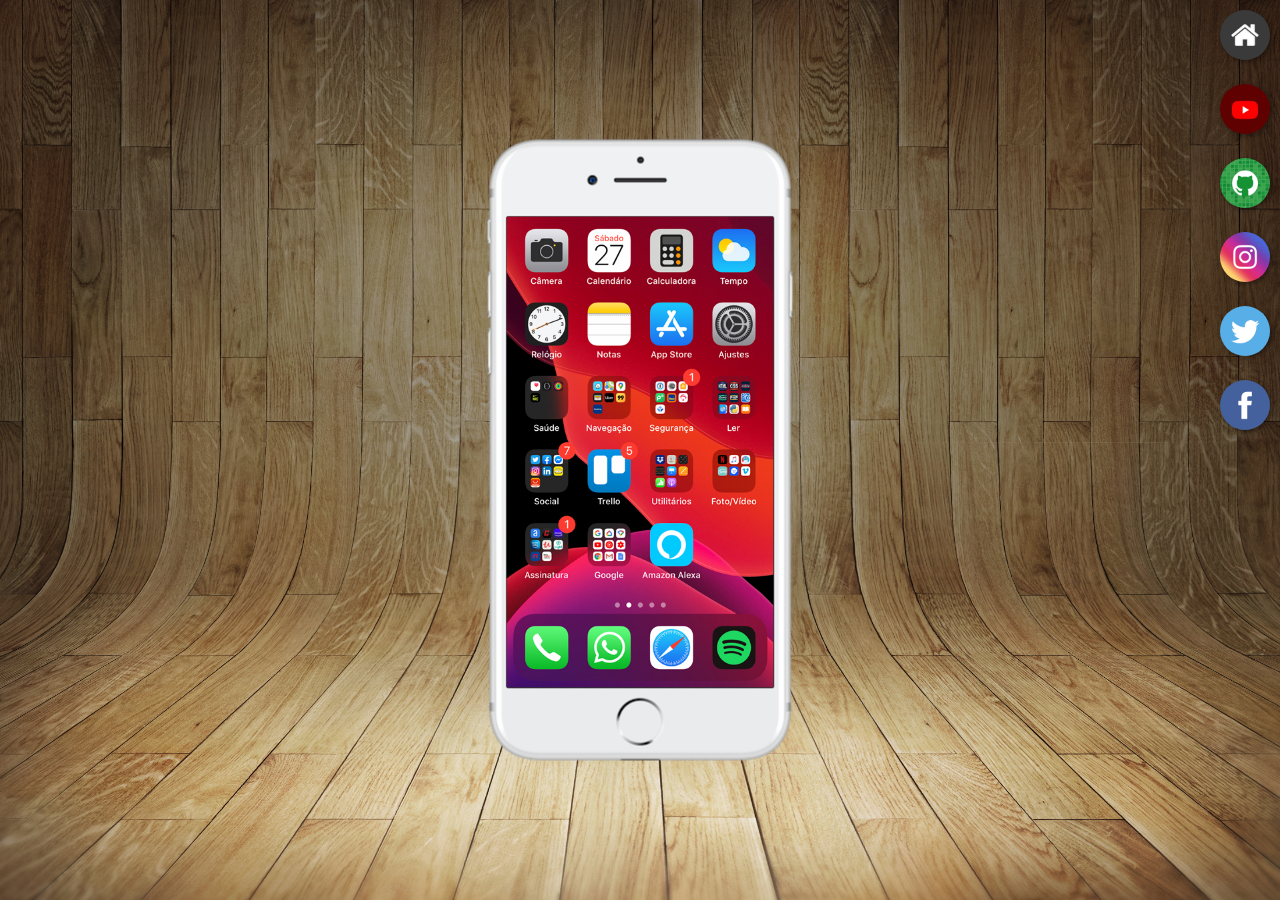
<file: index.html>
<!DOCTYPE html>
<html lang="pt-br">
<head>
    <meta charset="UTF-8">
    <meta name="viewport" content="width=device-width, initial-scale=1.0">
    <title>Projeto Redes Sociais</title>
    <link rel="shortcut icon" href="favicon.ico" type="image/x-icon">
    <link rel="stylesheet" href="estilo/style.css">
</head>
<body>
    <main>
        <section id="telefone">
            <iframe src="home.html" name="tela" id="tela" frameborder="0">
                Seu navegador não é compatível com isso.
            </iframe>
        </section>
        <section id="redes-sociais">
            <a href="home.html" target="tela"><img src="imagens/logo-home.jpg" alt="Home"></a><br>
            <a href="youtube.html" target="tela"><img src="imagens/logo-youtube.jpg" alt="YouTube"></a><br>
            <a href="github.html" target="tela"><img src="imagens/logo-github.jpg" alt="GitHub"></a><br>
            <a href="instagram.html" target="tela"><img src="imagens/logo-instagram.jpg" alt="Instagram"></a><br>
            <a href="twitter.html" target="tela"><img src="imagens/logo-twitter.jpg" alt="Twitter"></a><br>
            <a href="facebook.html" target="tela"><img src="imagens/logo-facebook.jpg" alt="facebook"></a>
        </section>
    </main>
</body>
</html>
</file>
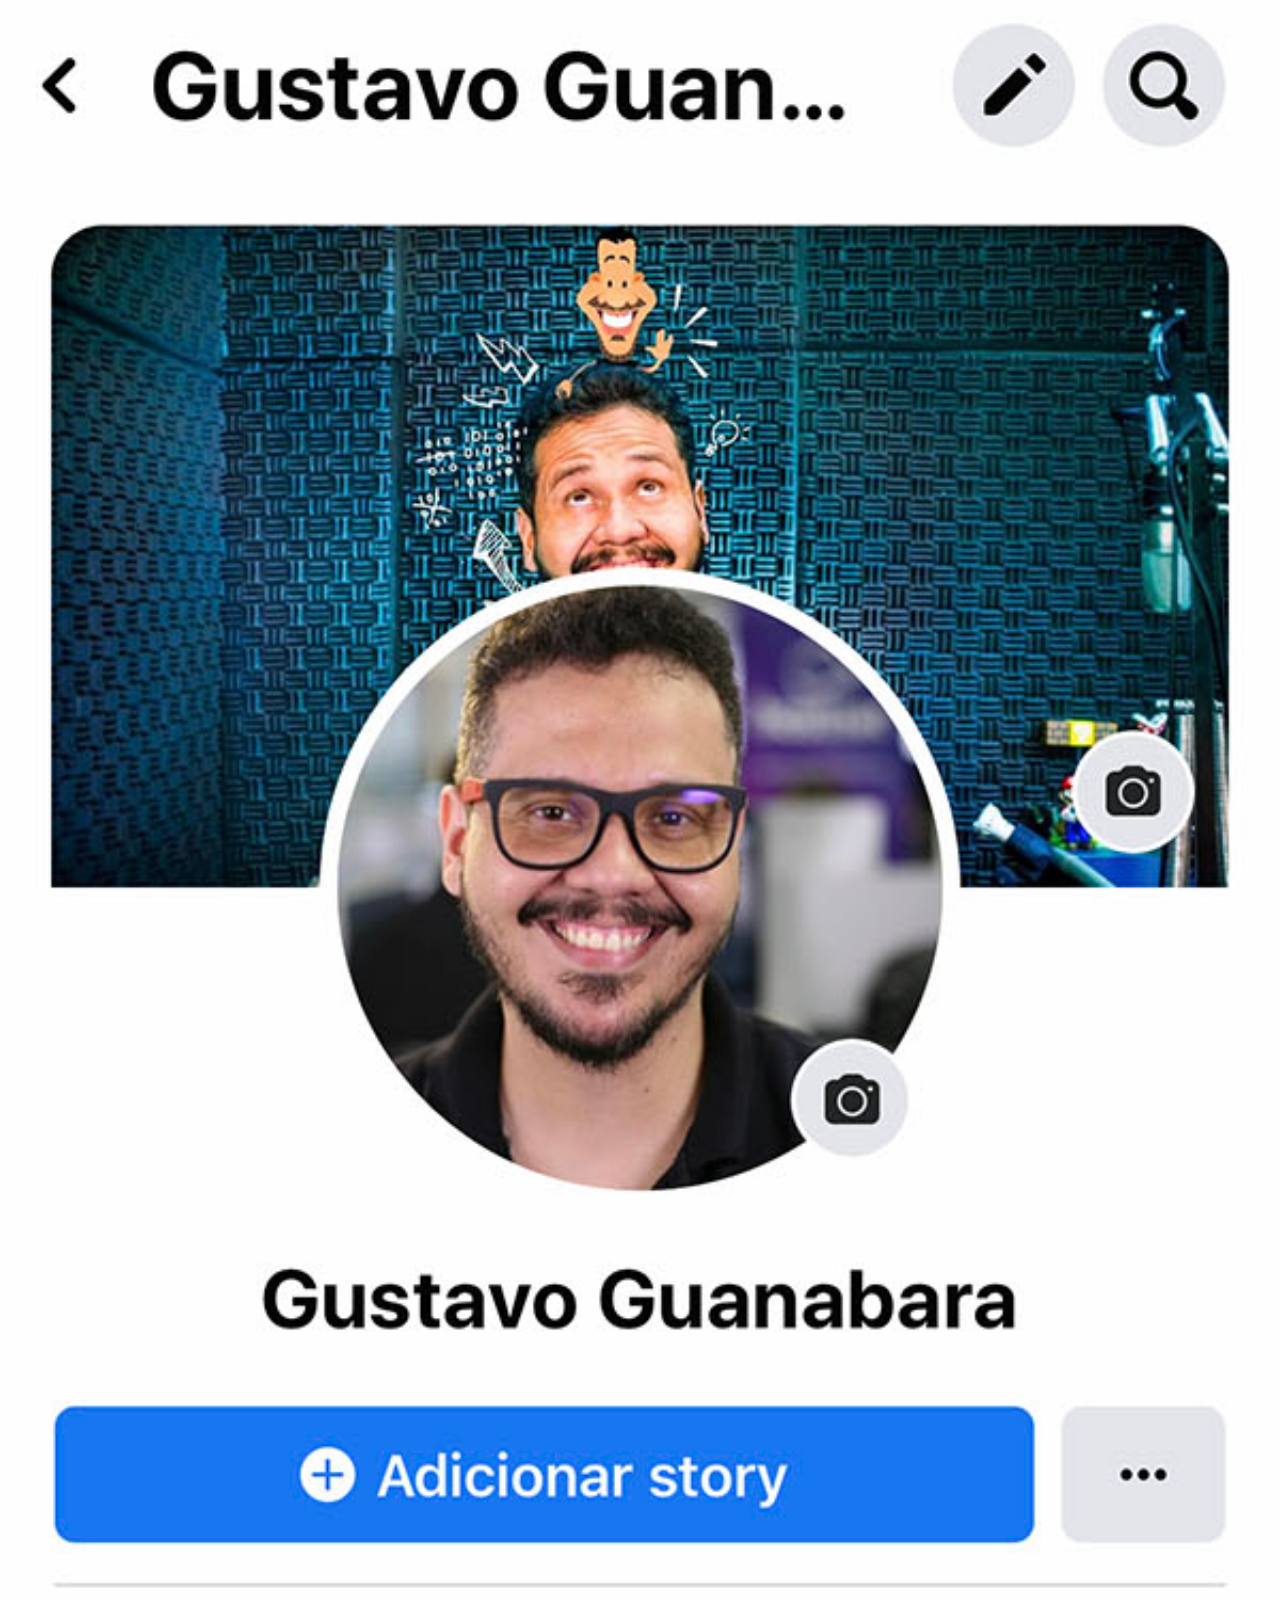
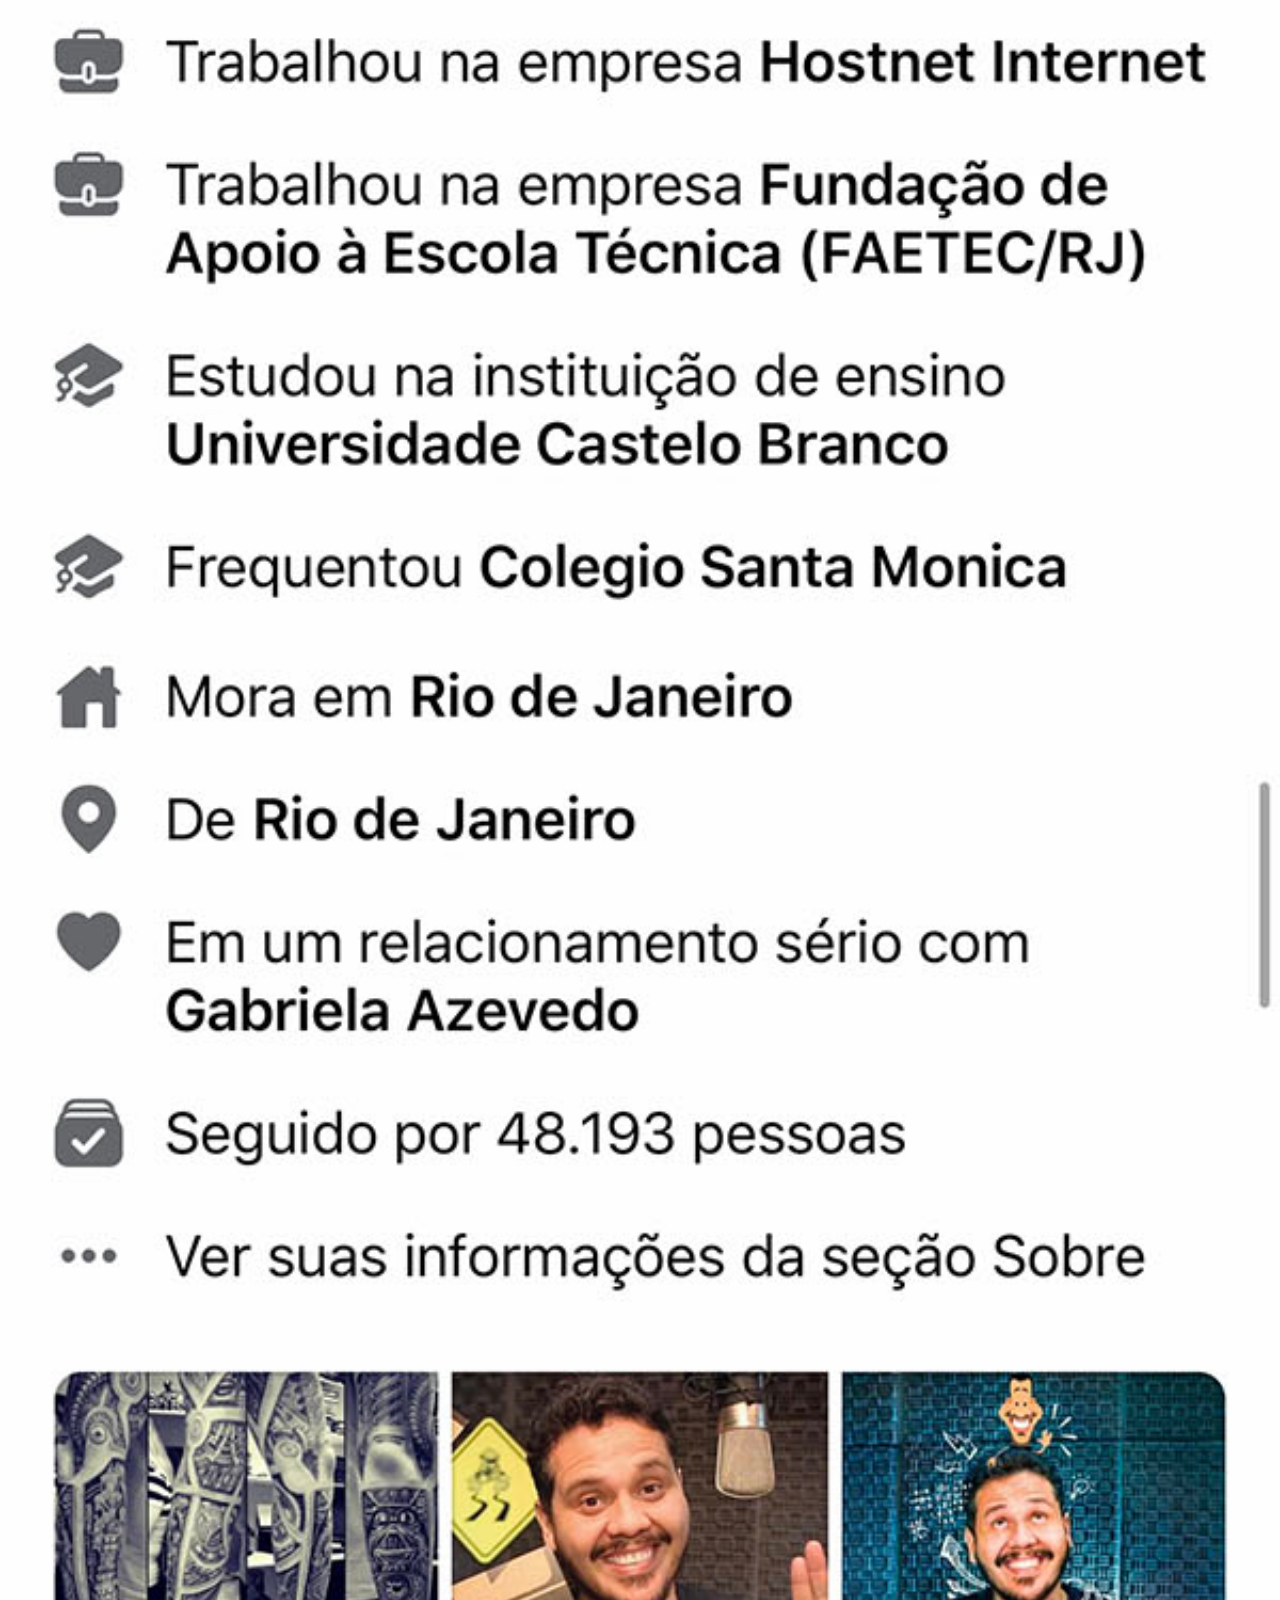
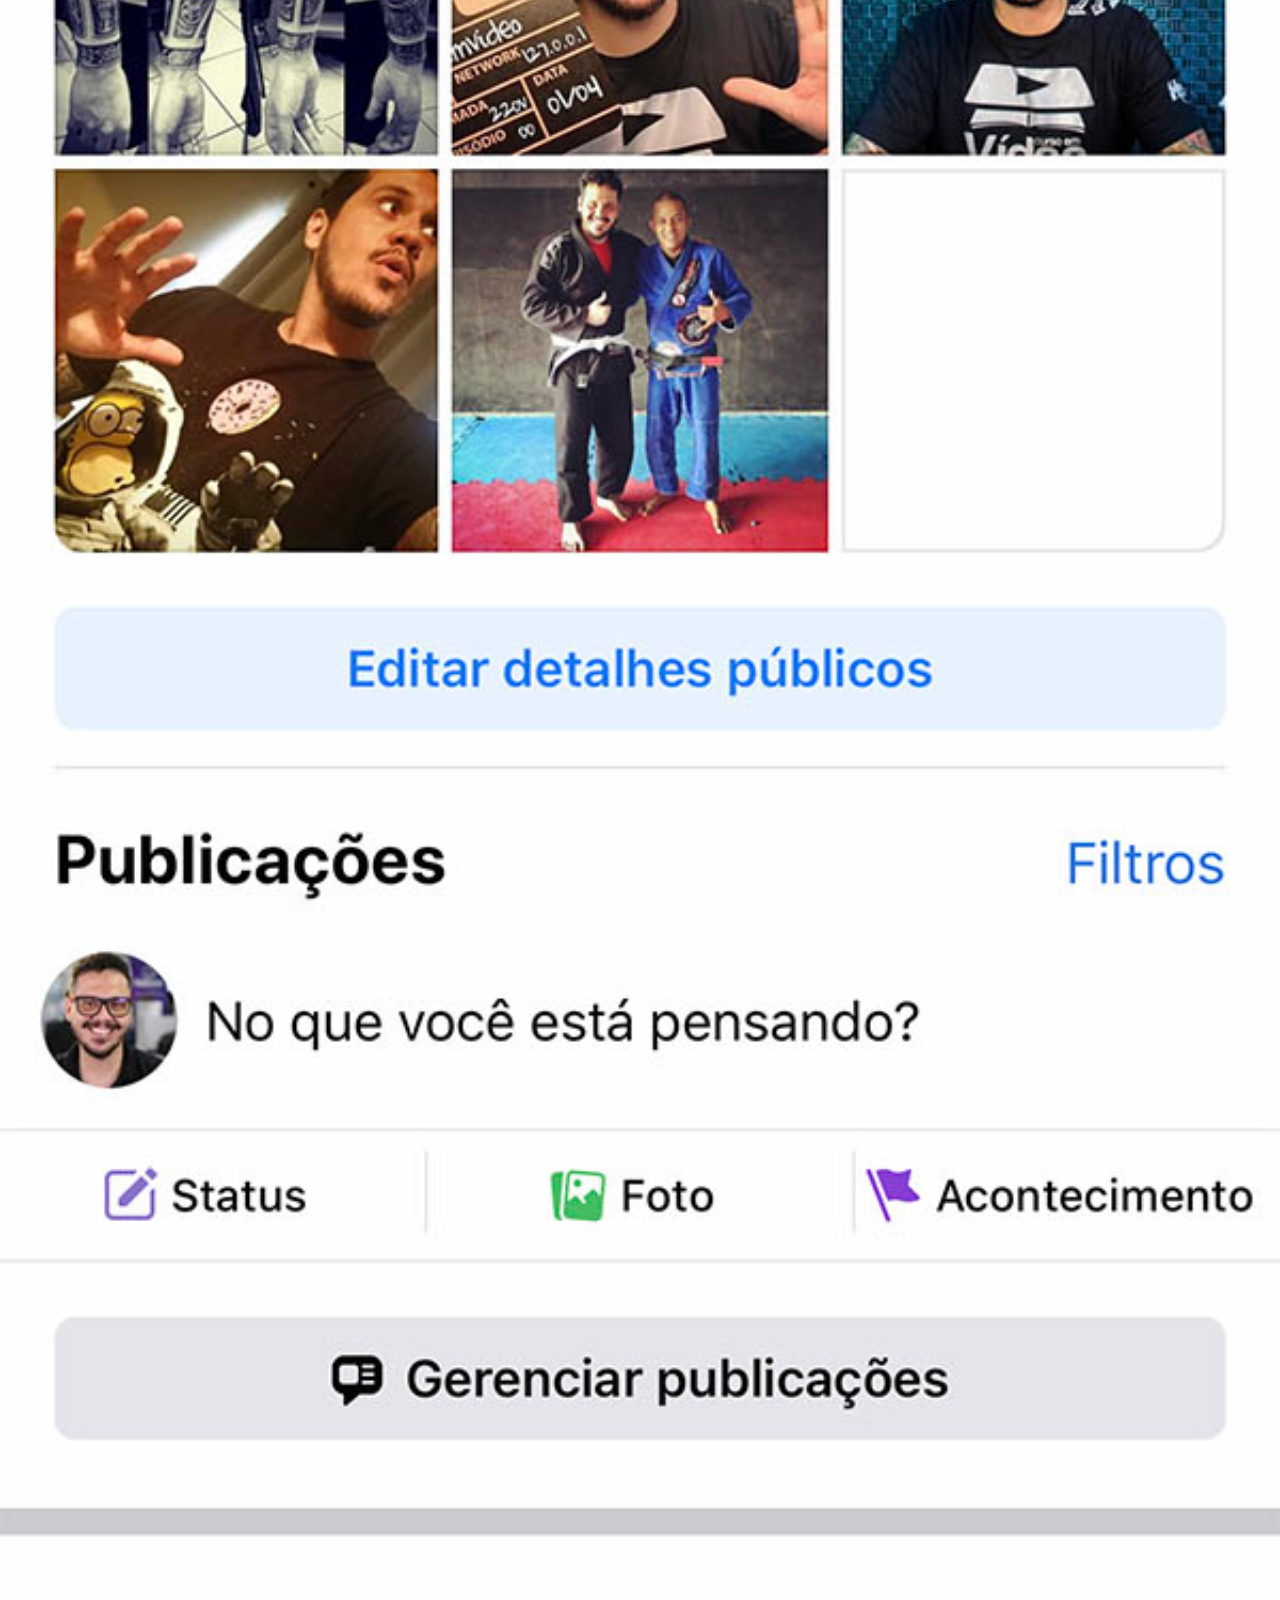
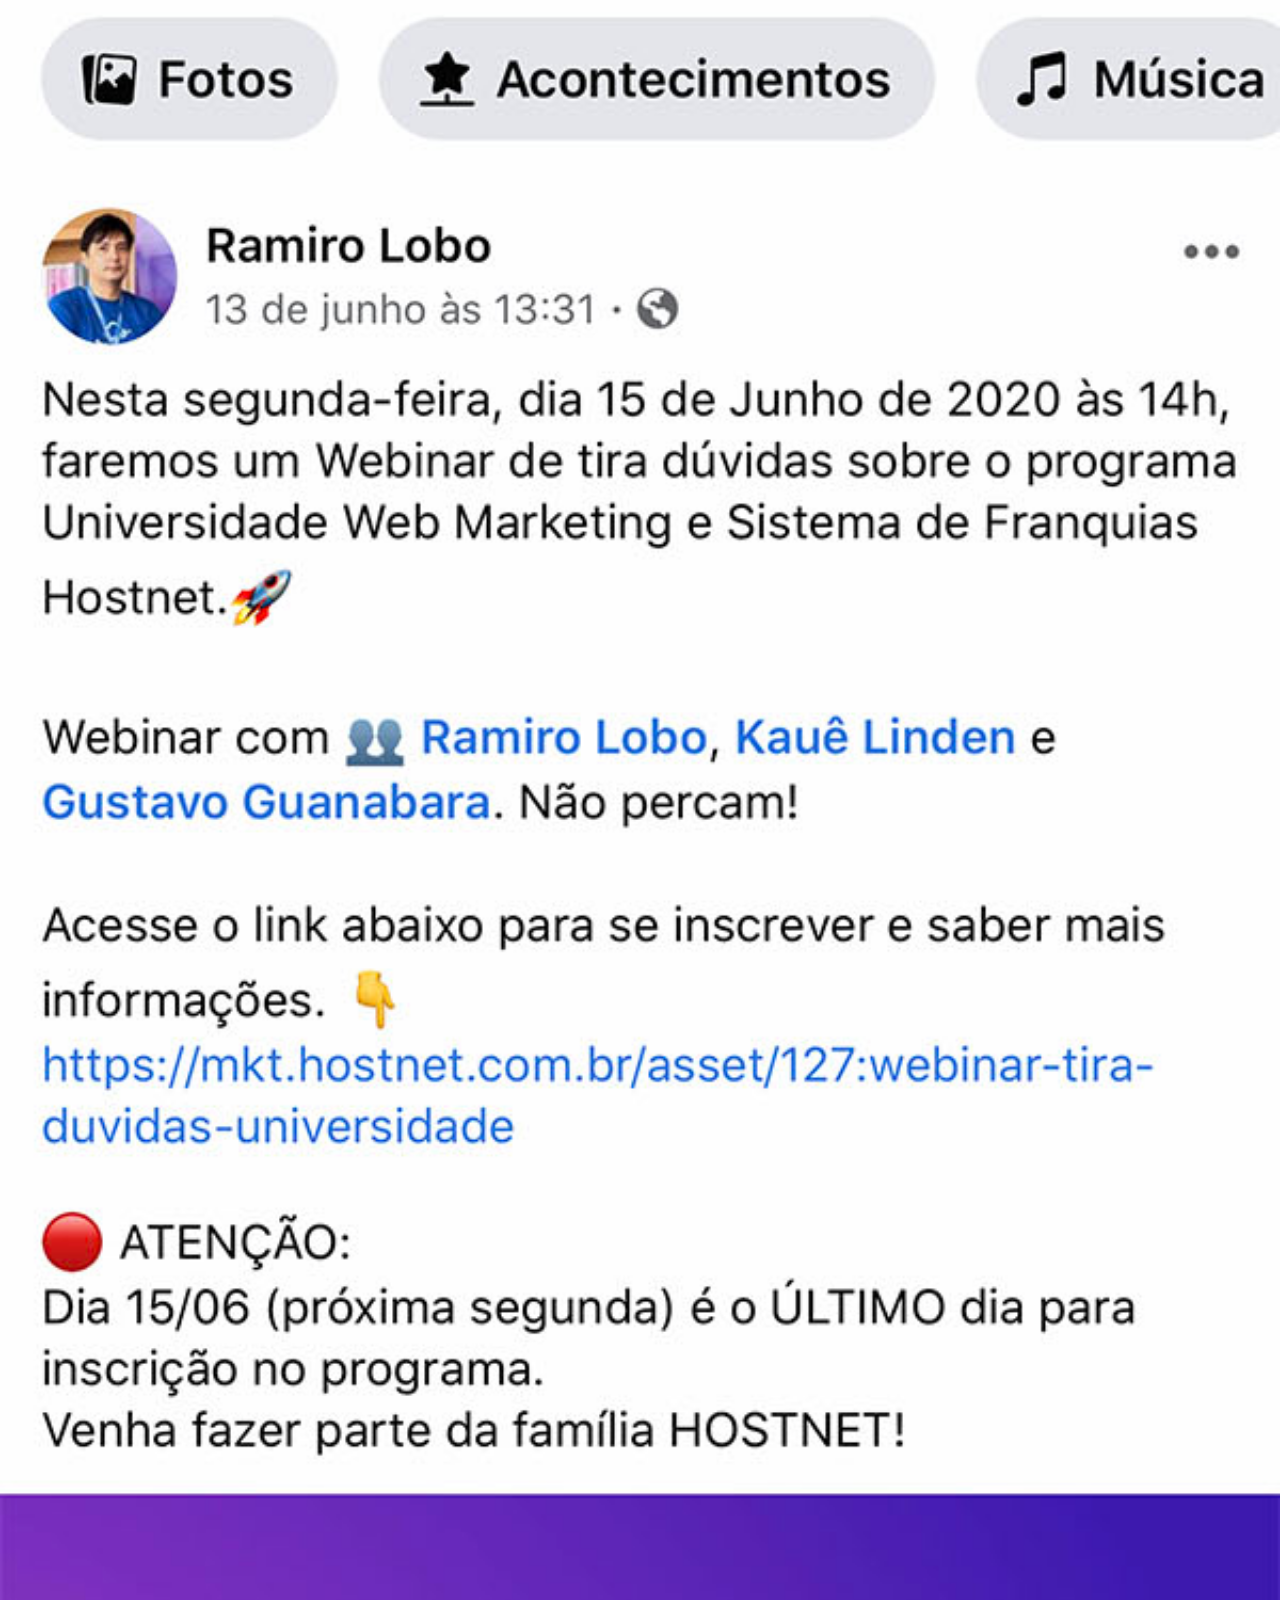
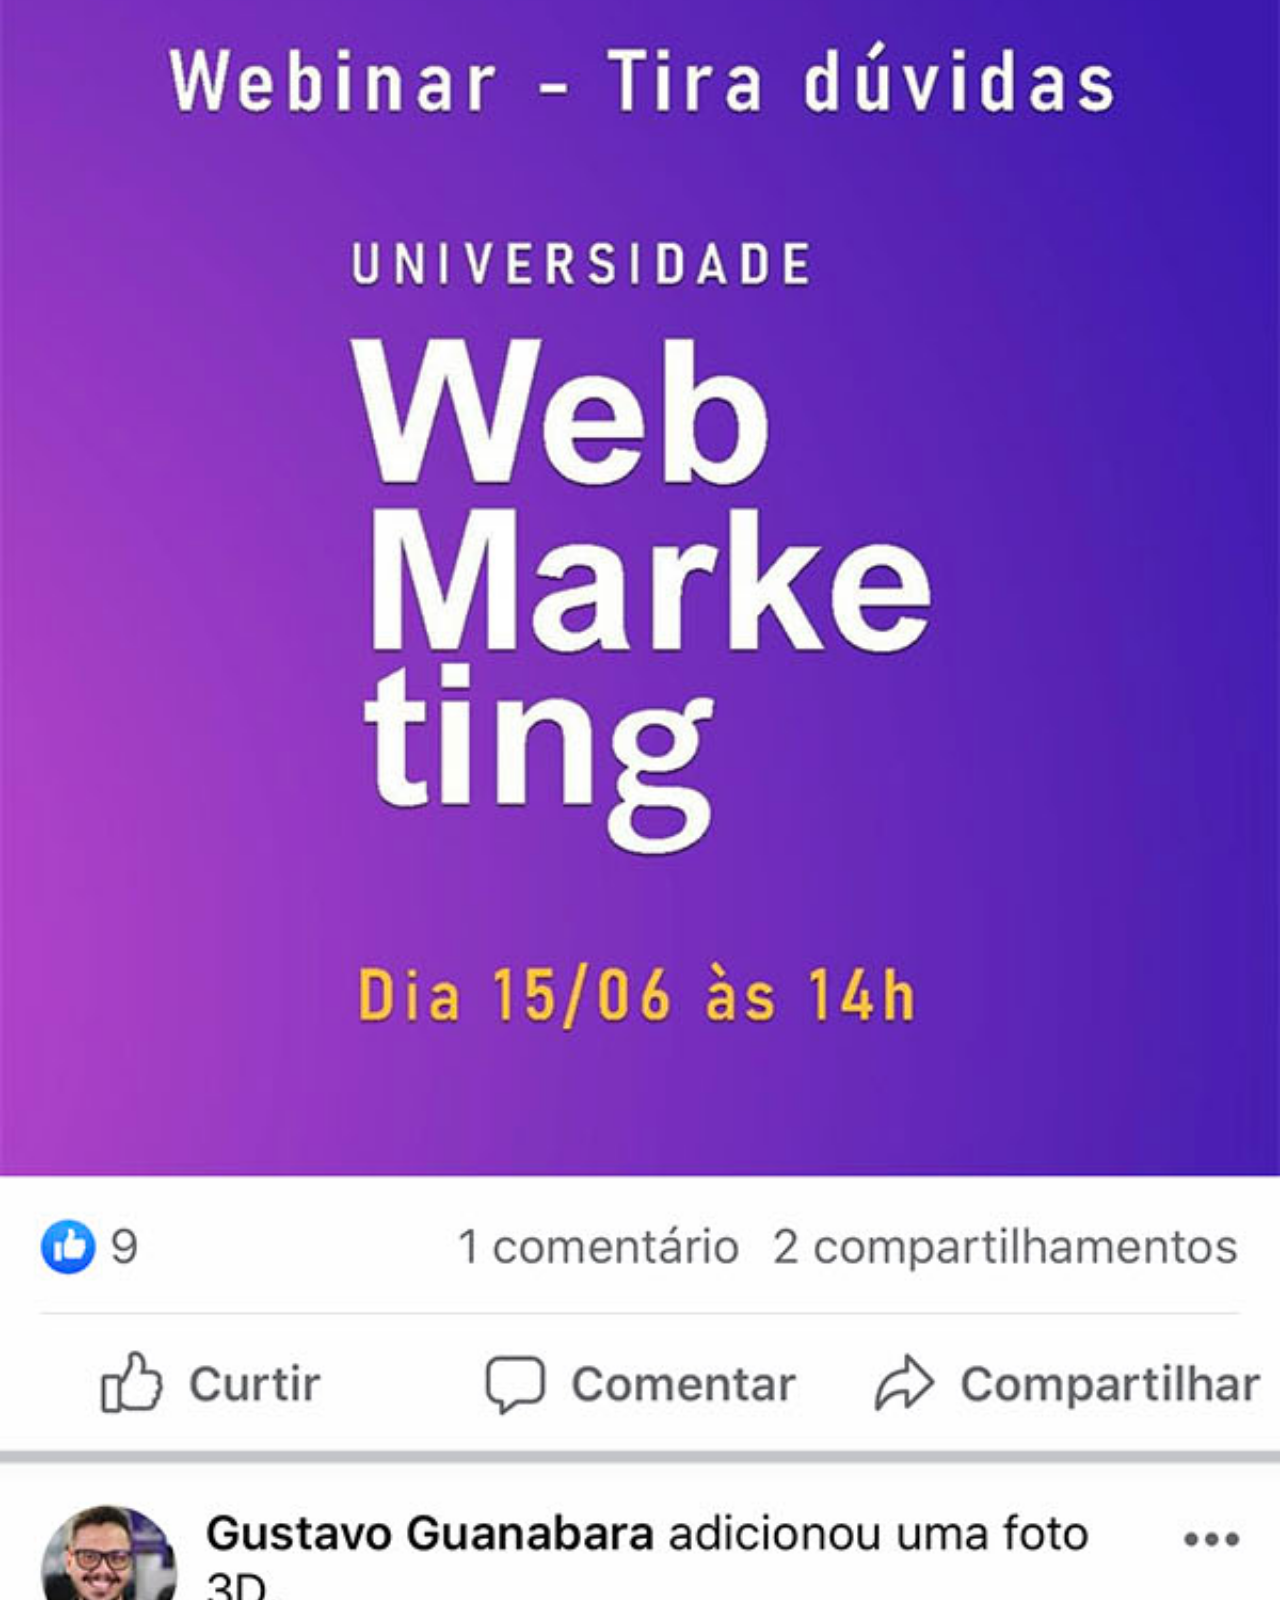
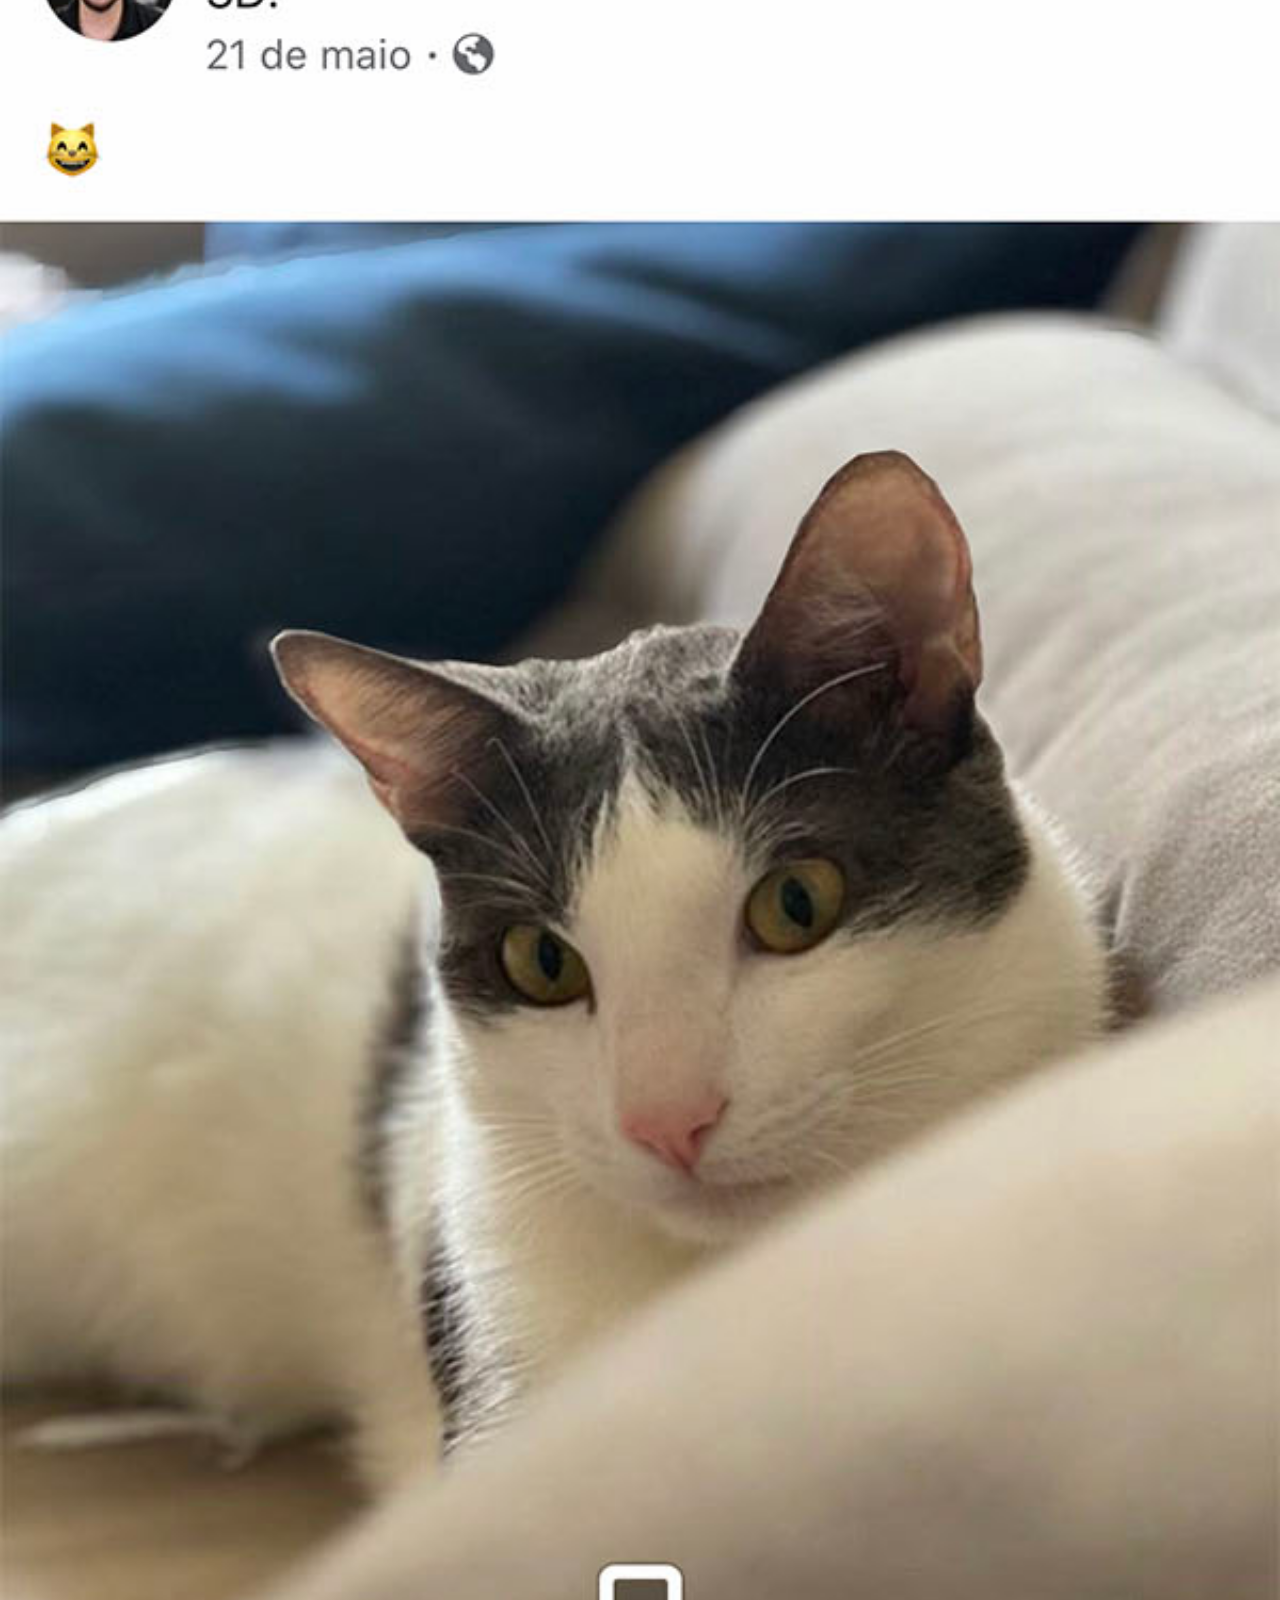
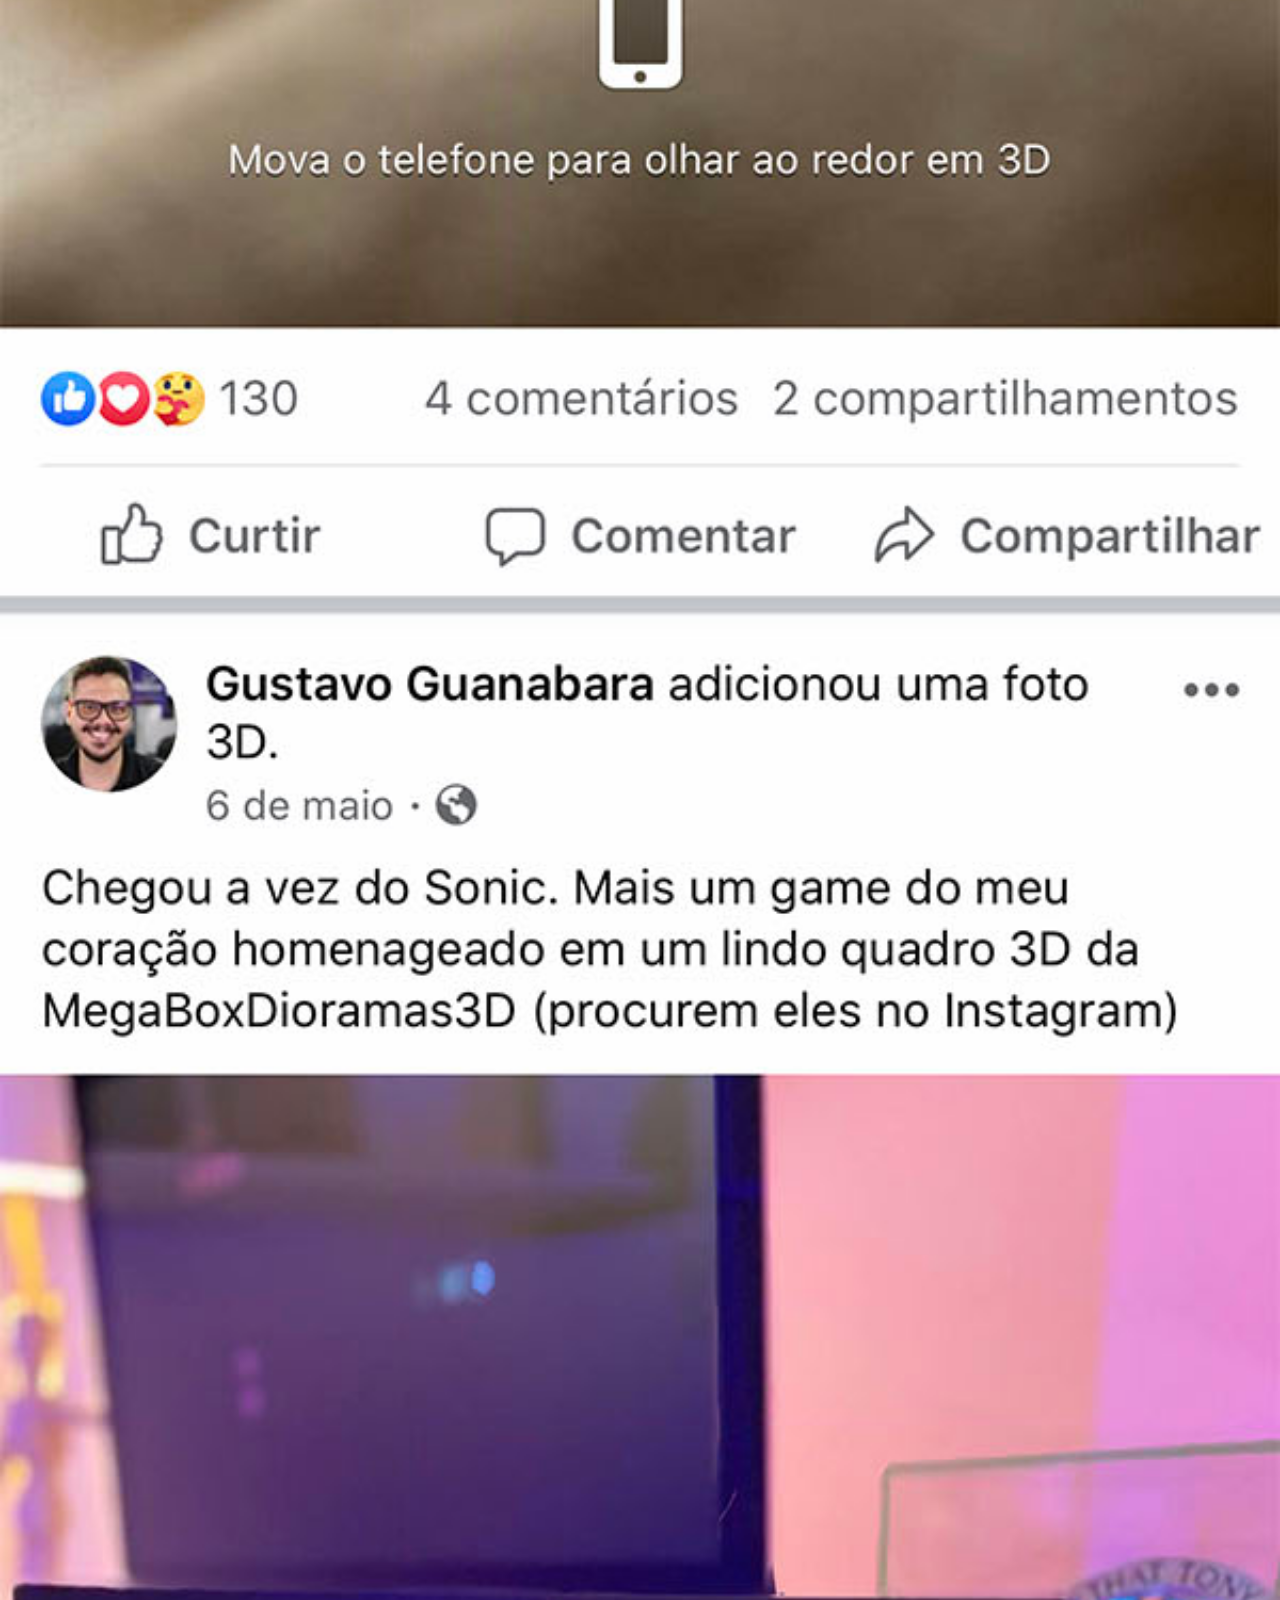
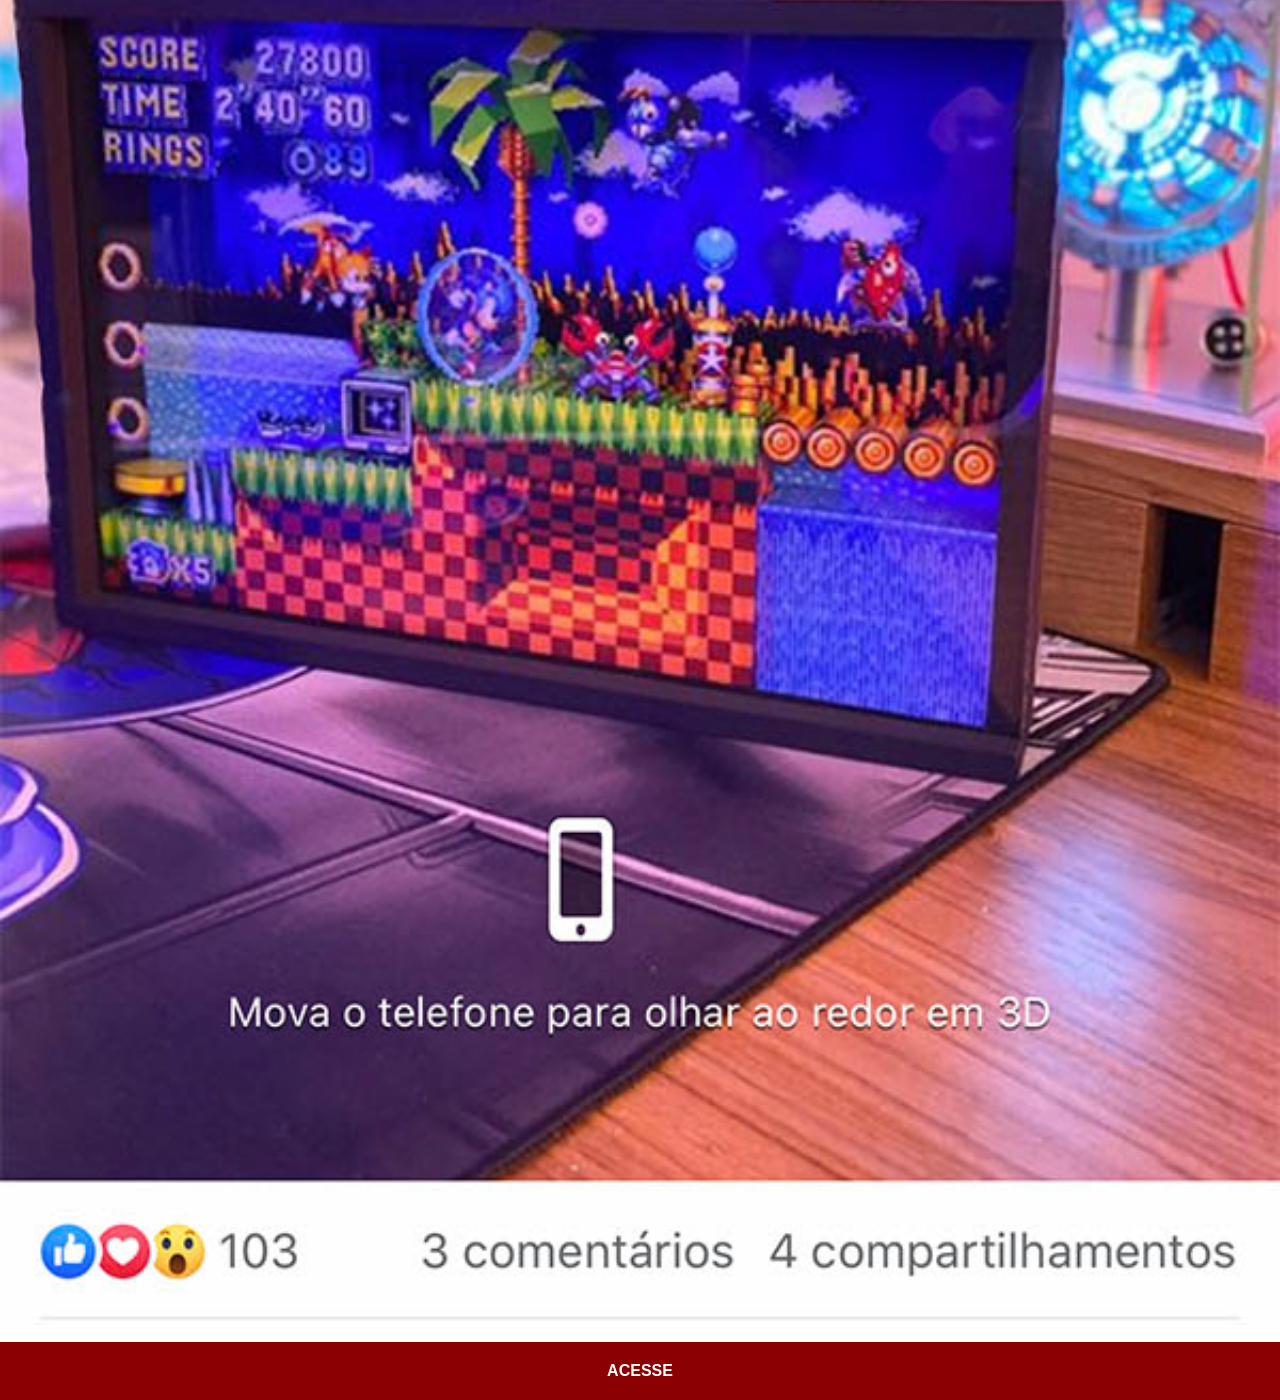
<file: facebook.html>
<!DOCTYPE html>
<html lang="pt-br">
<head>
    <meta charset="UTF-8">
    <meta name="viewport" content="width=device-width, initial-scale=1.0">
    <title>Facebook</title>
    <link rel="stylesheet" href="estilos/sociais.css">
</head>
<body>
    <img src="imagens/tela-facebook.jpg" alt="Facebook">
    <a href="https://www.facebook.com/gustavoguanabara/?locale=pt_BR" target="_blank">ACESSE</a>
</body>
</html>
</file>
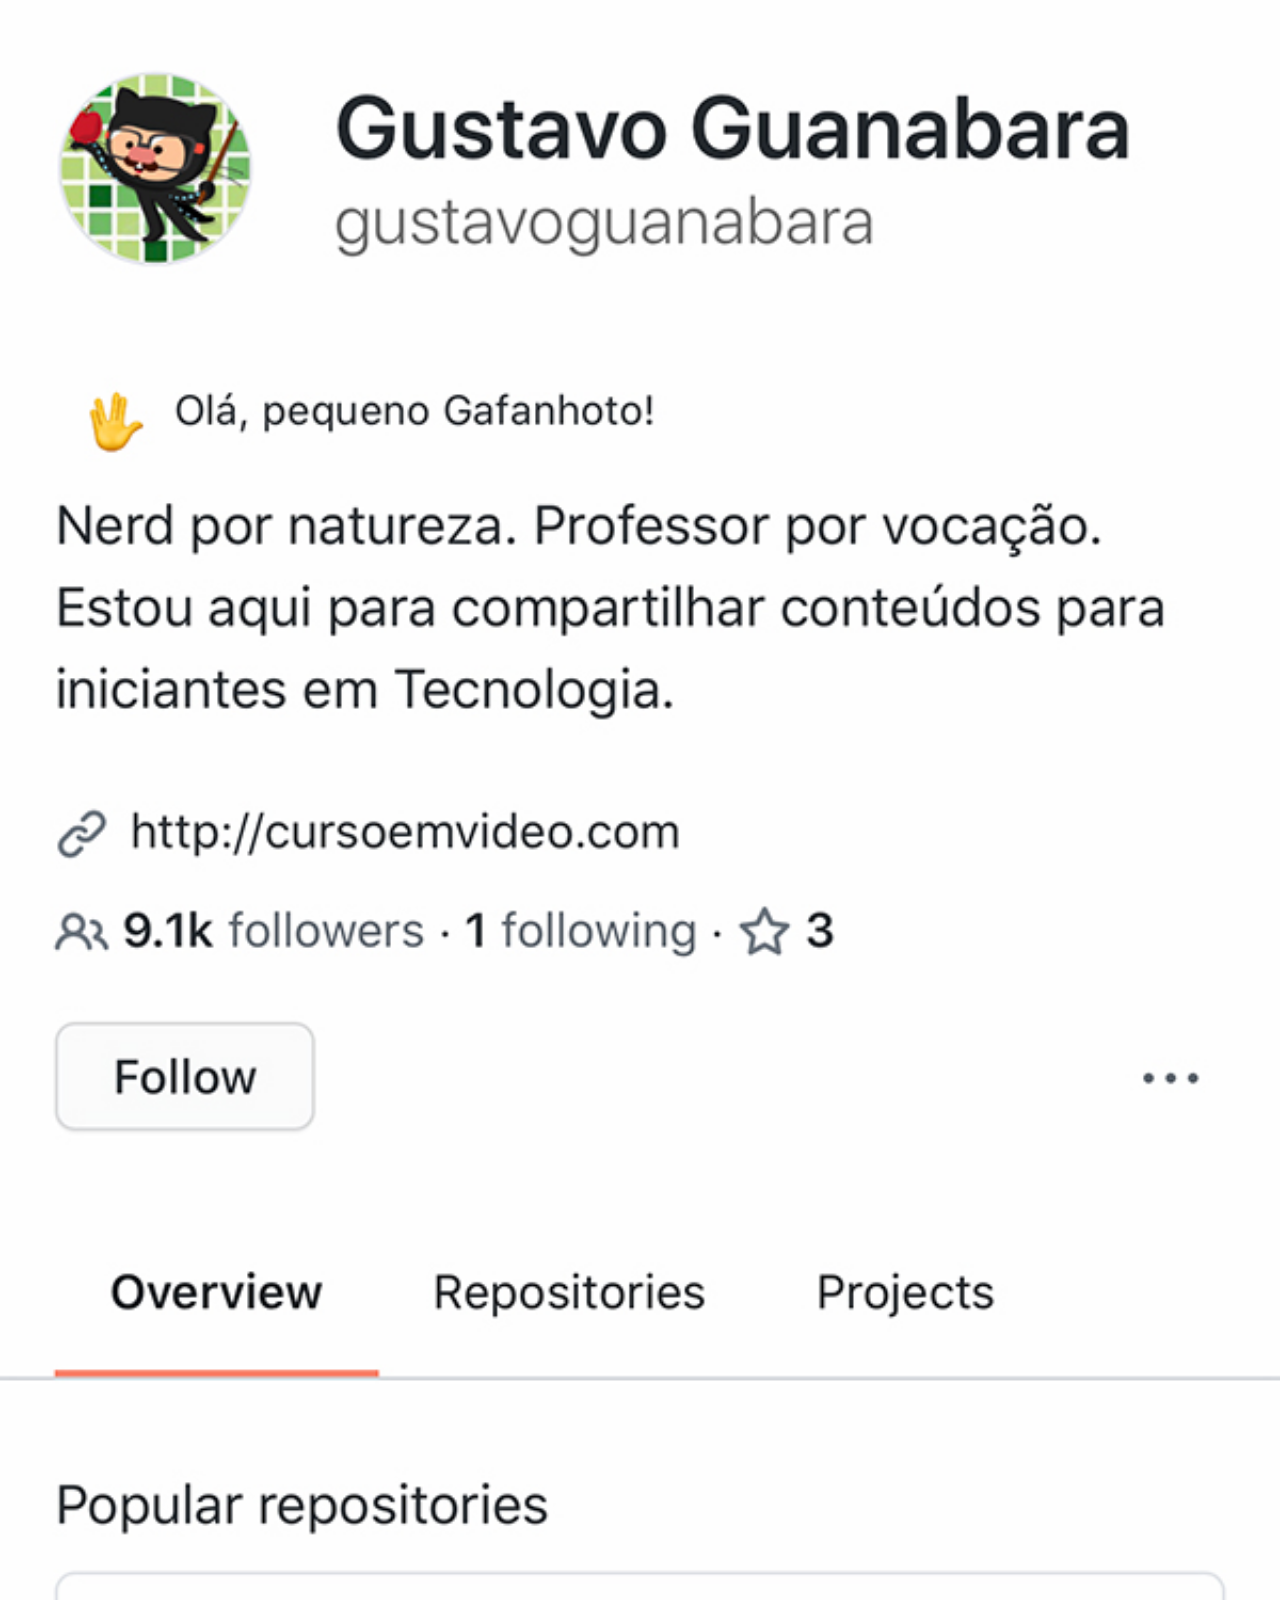
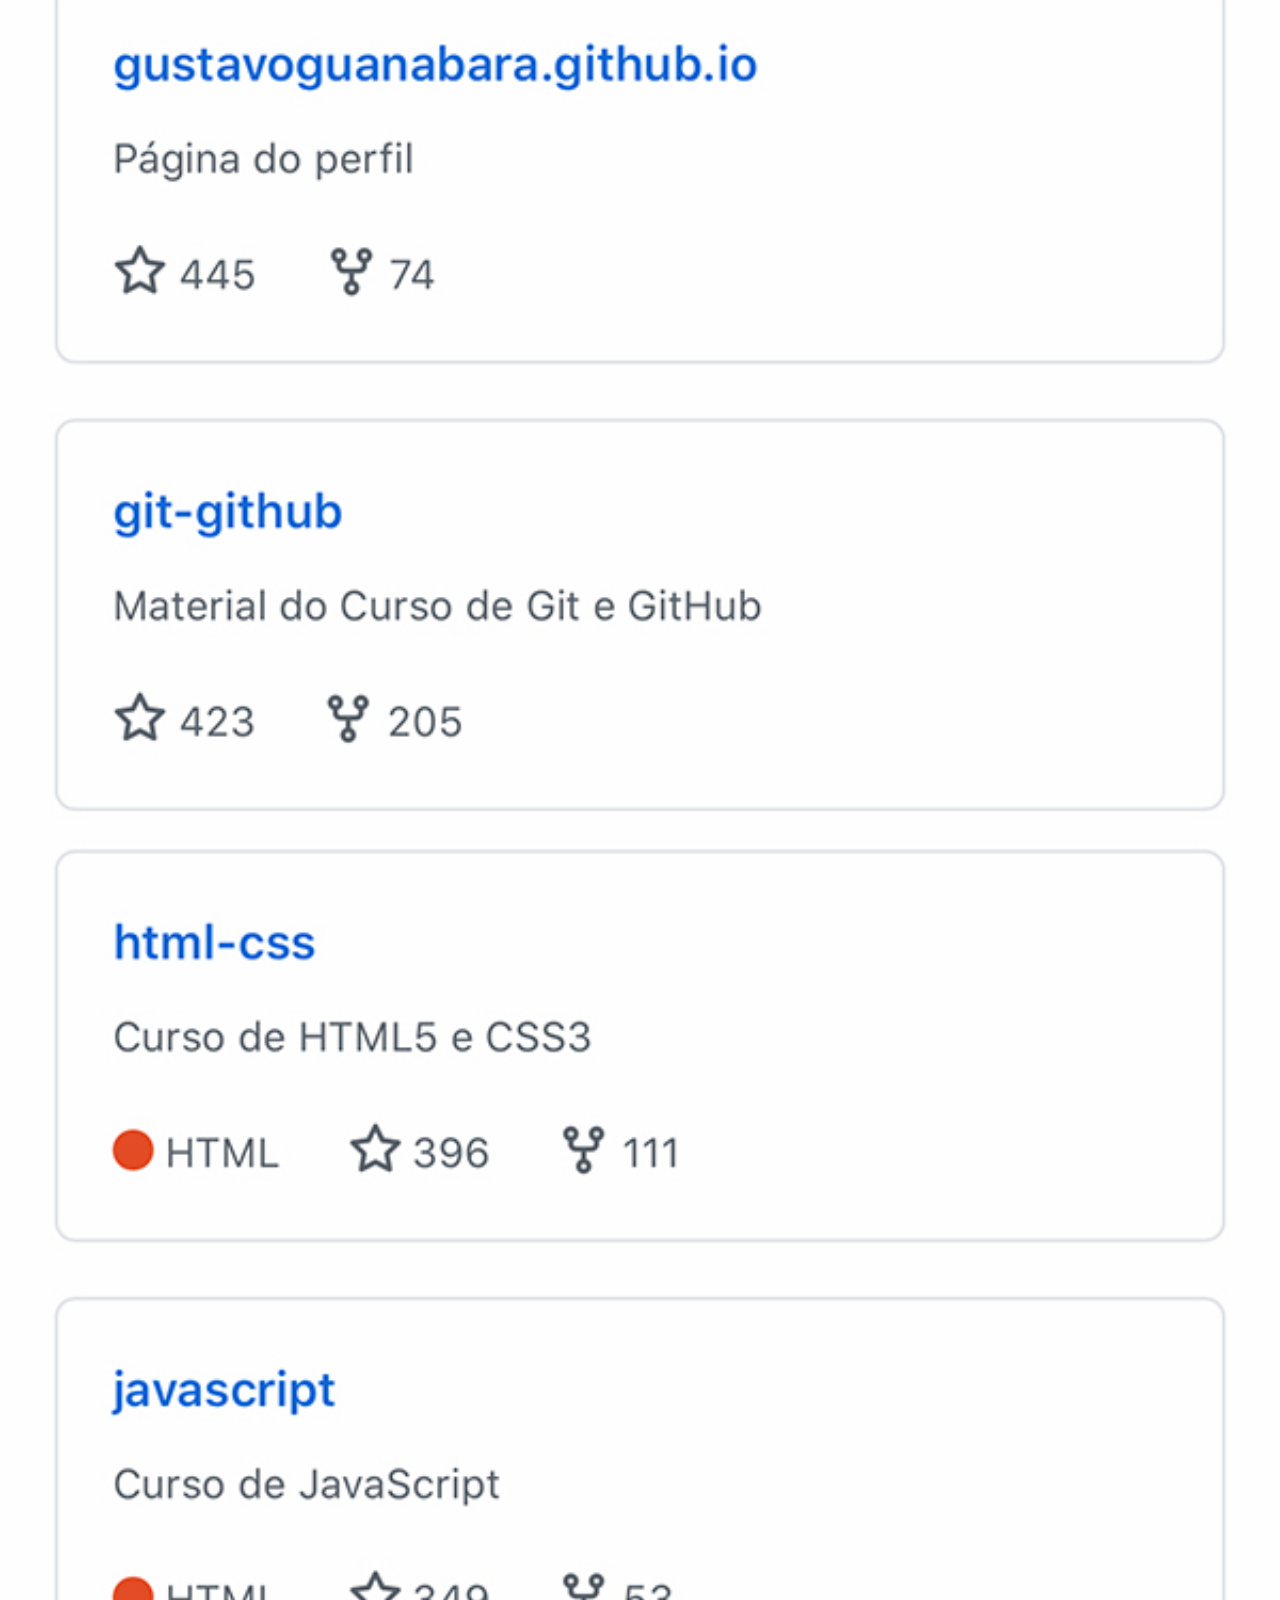
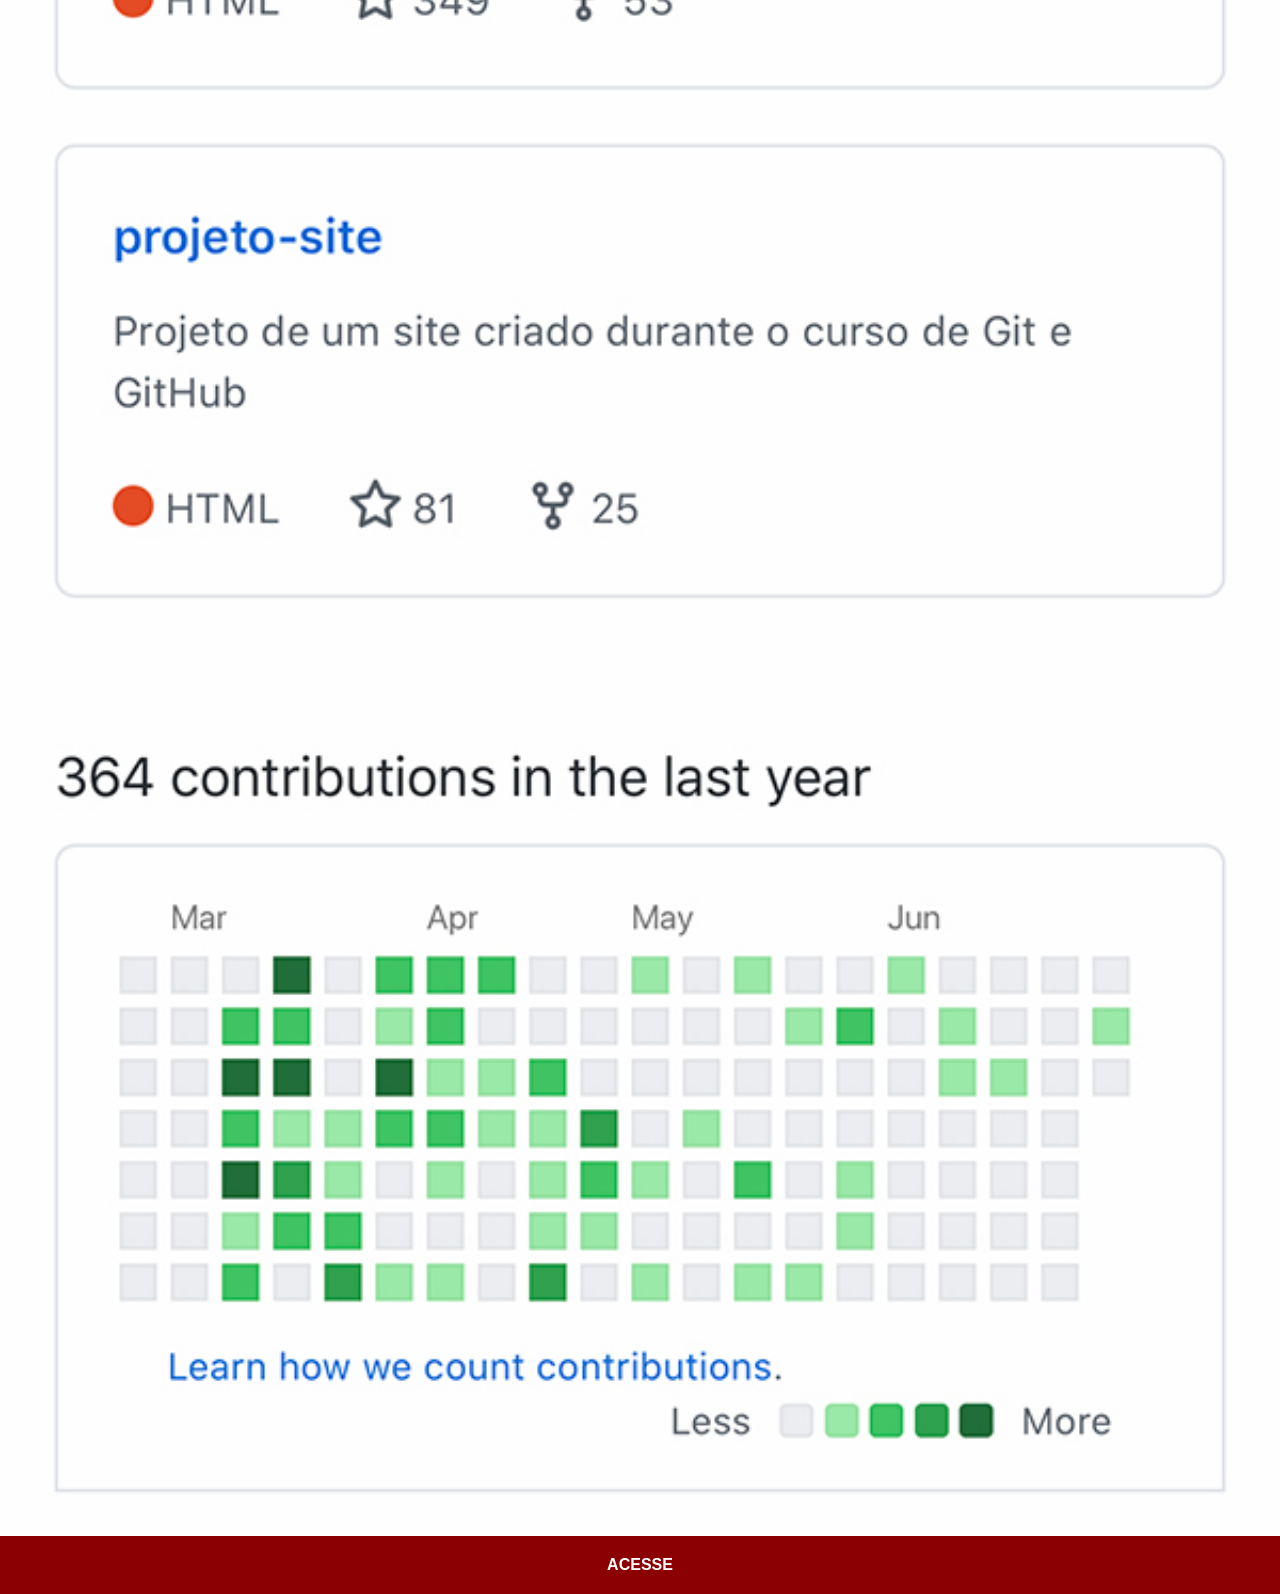
<file: github.html>
<!DOCTYPE html>
<html lang="pt-br">
<head>
    <meta charset="UTF-8">
    <meta name="viewport" content="width=device-width, initial-scale=1.0">
    <title>GitHub</title>
    <link rel="stylesheet" href="estilos/sociais.css">
</head>
<body>
    <img src="imagens/tela-github.jpg" alt="GitHub">
    <a href="https://github.com/gustavoguanabara" target="_blank">ACESSE</a>
</body>
</html>
</file>
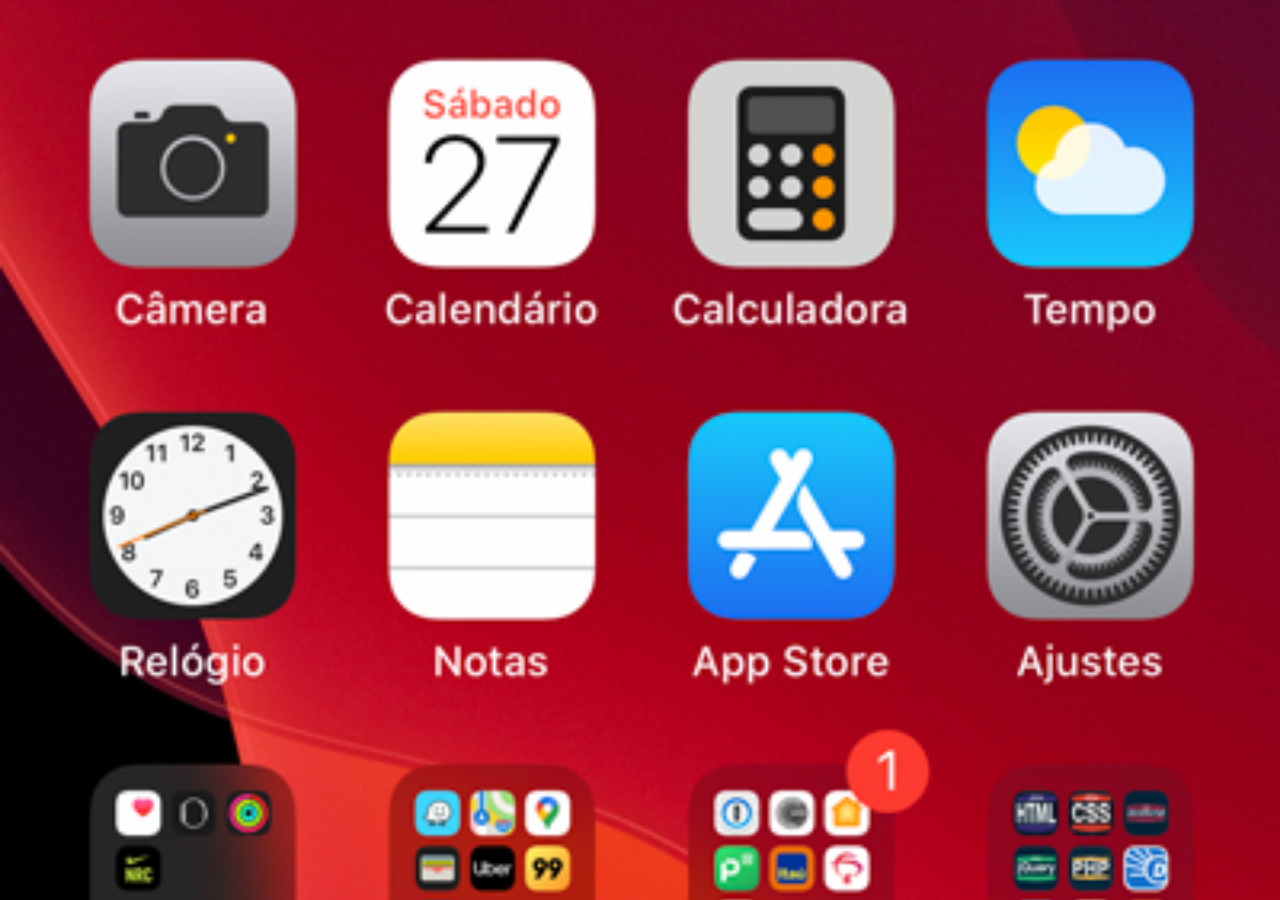
<file: home.html>
<!DOCTYPE html>
<html lang="pt-br">
<head>
    <meta charset="UTF-8">
    <meta name="viewport" content="width=device-width, initial-scale=1.0">
    <title>Home</title>
    <style>
        * {
            margin: 0px;
            padding: 0px;
        }

        body {
            width: 100vw;
            height: 100vh;
            background: black url('imagens/tela-home.jpg') no-repeat top center;
            background-size: cover;
        }
    </style>
</head>
<body>
    
</body>
</html>
</file>
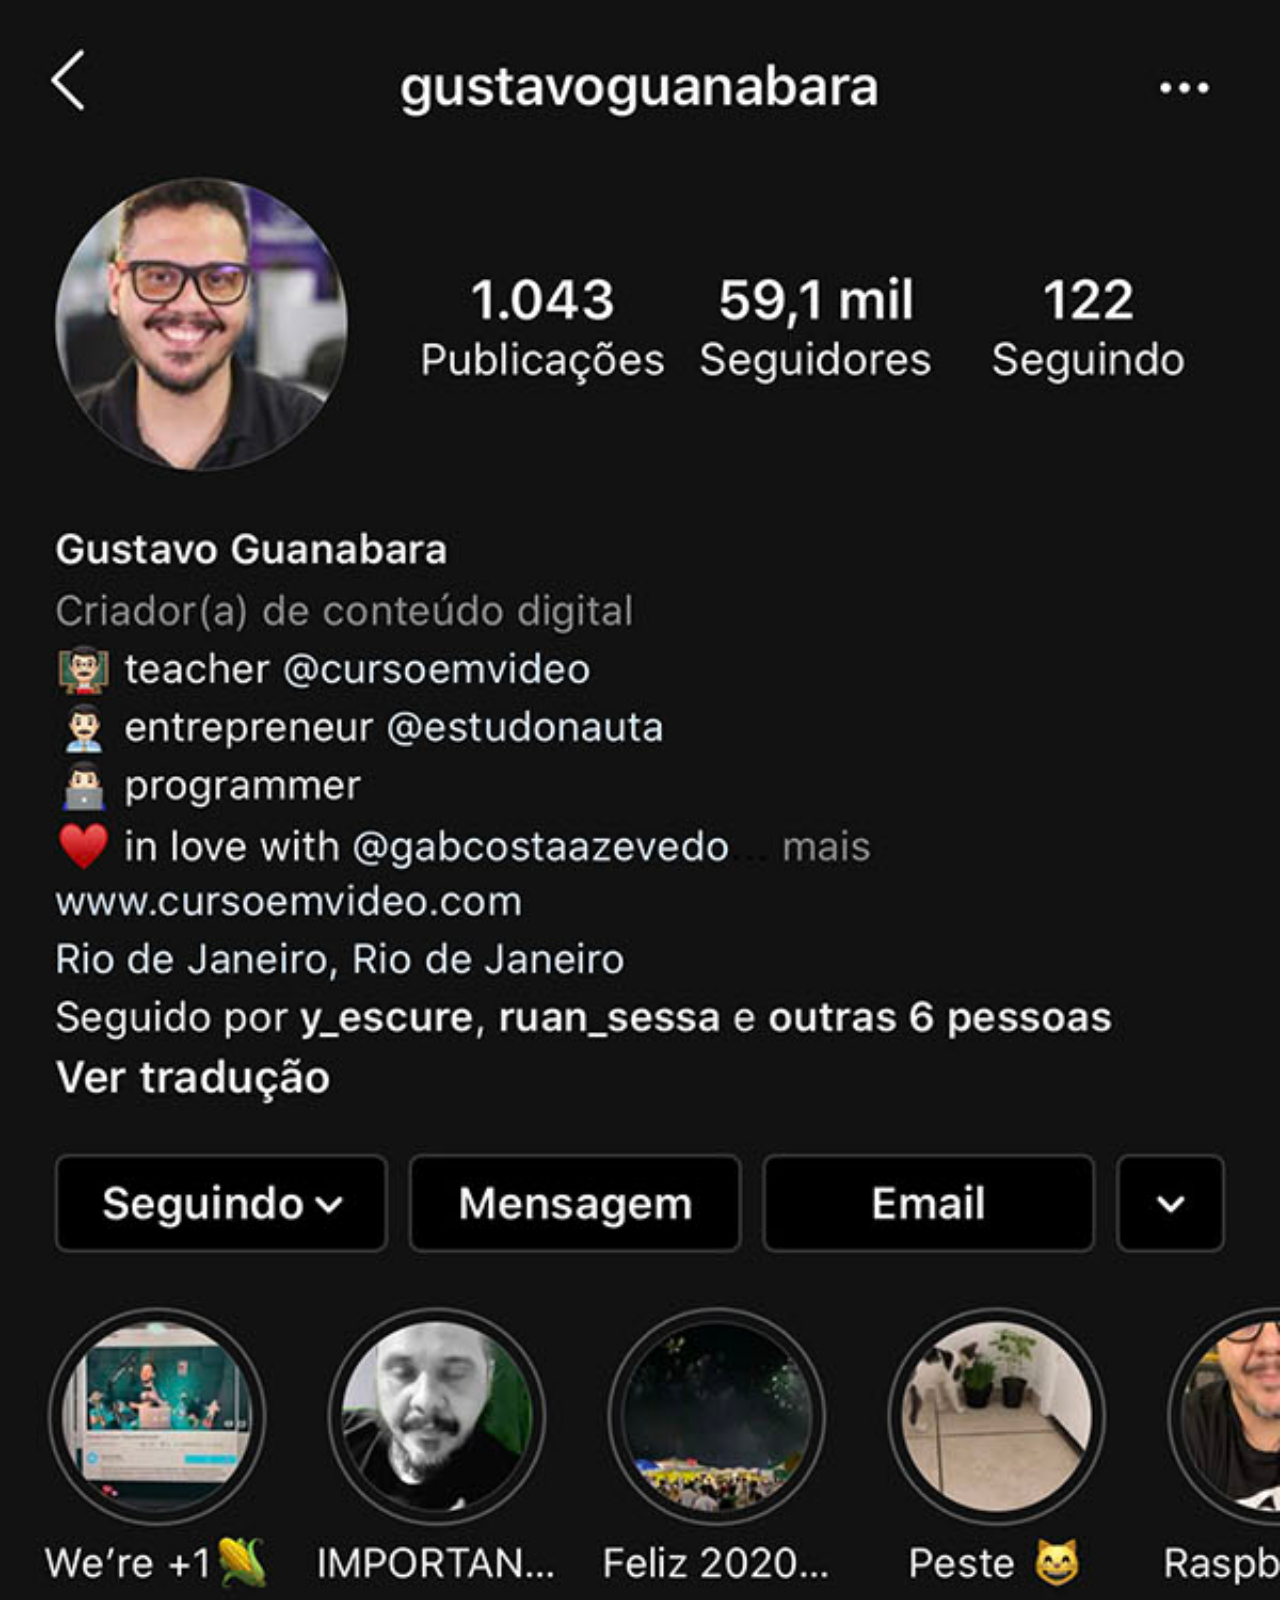
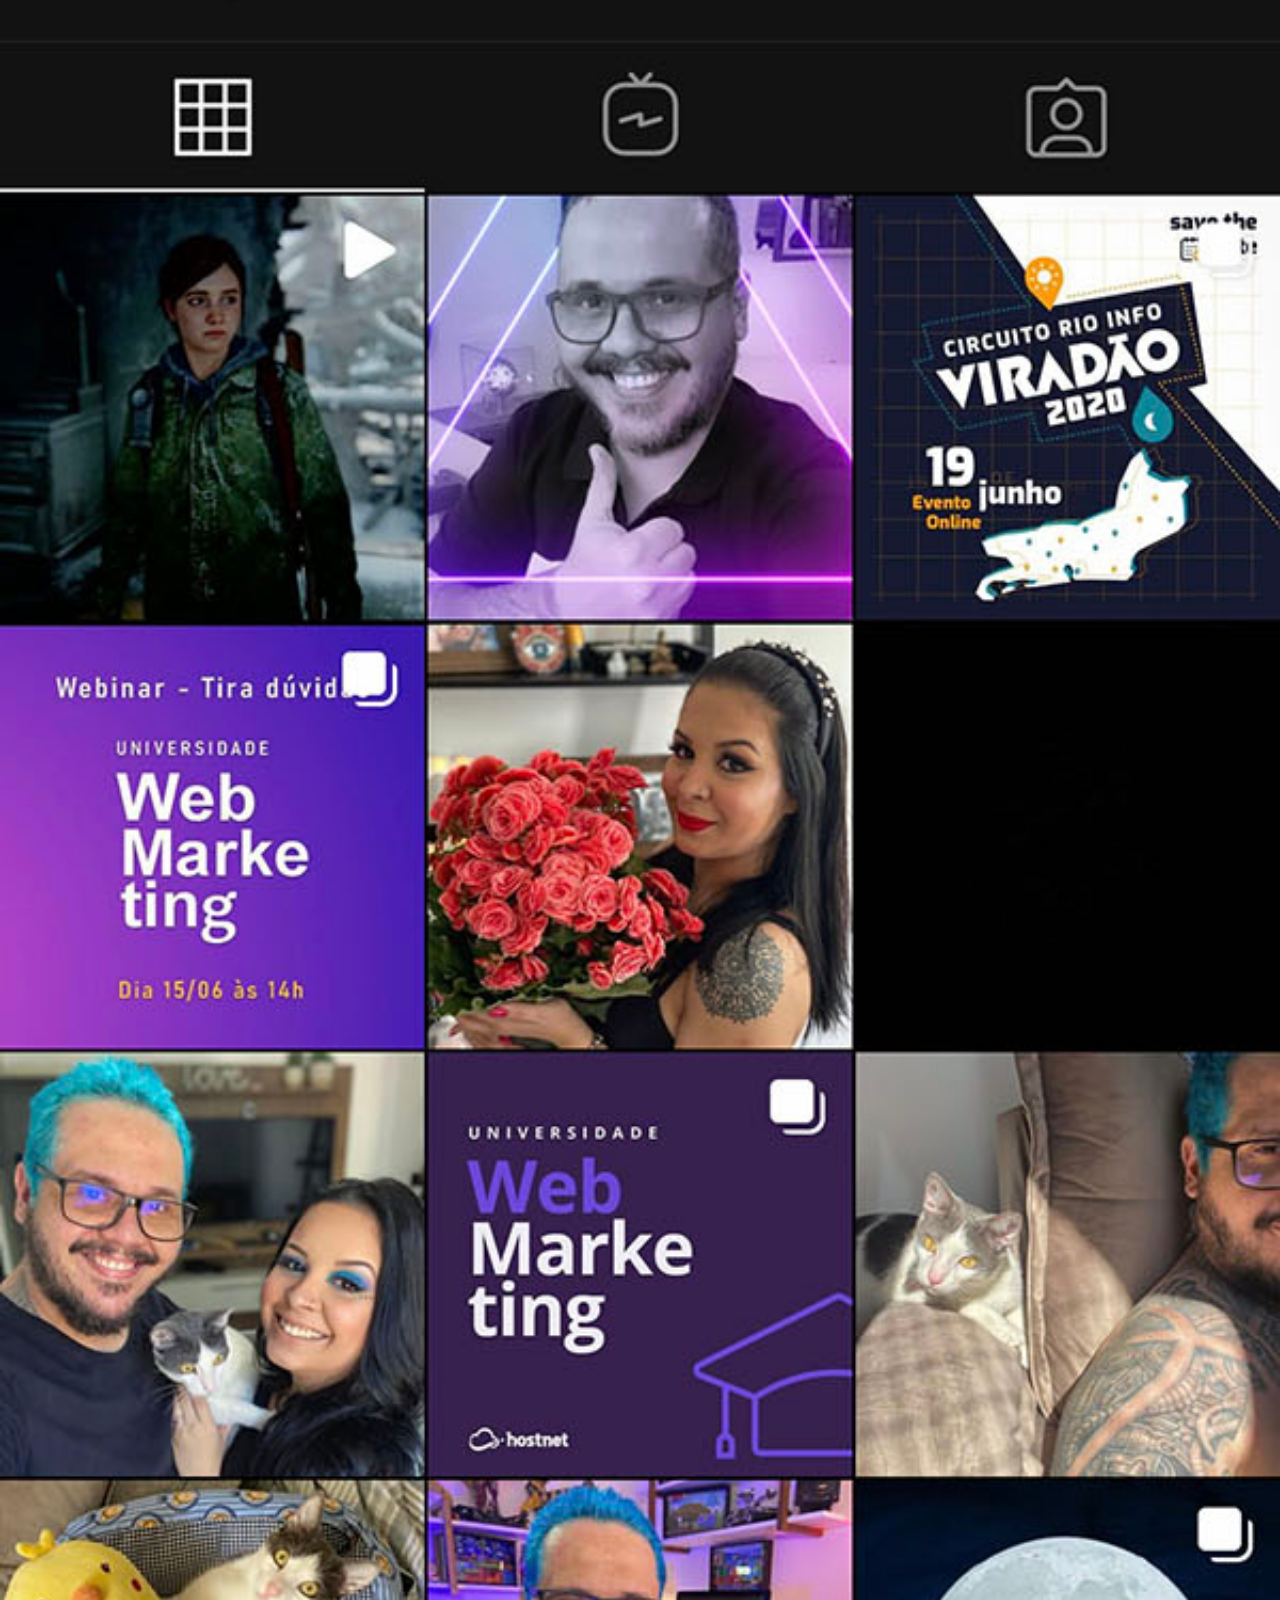
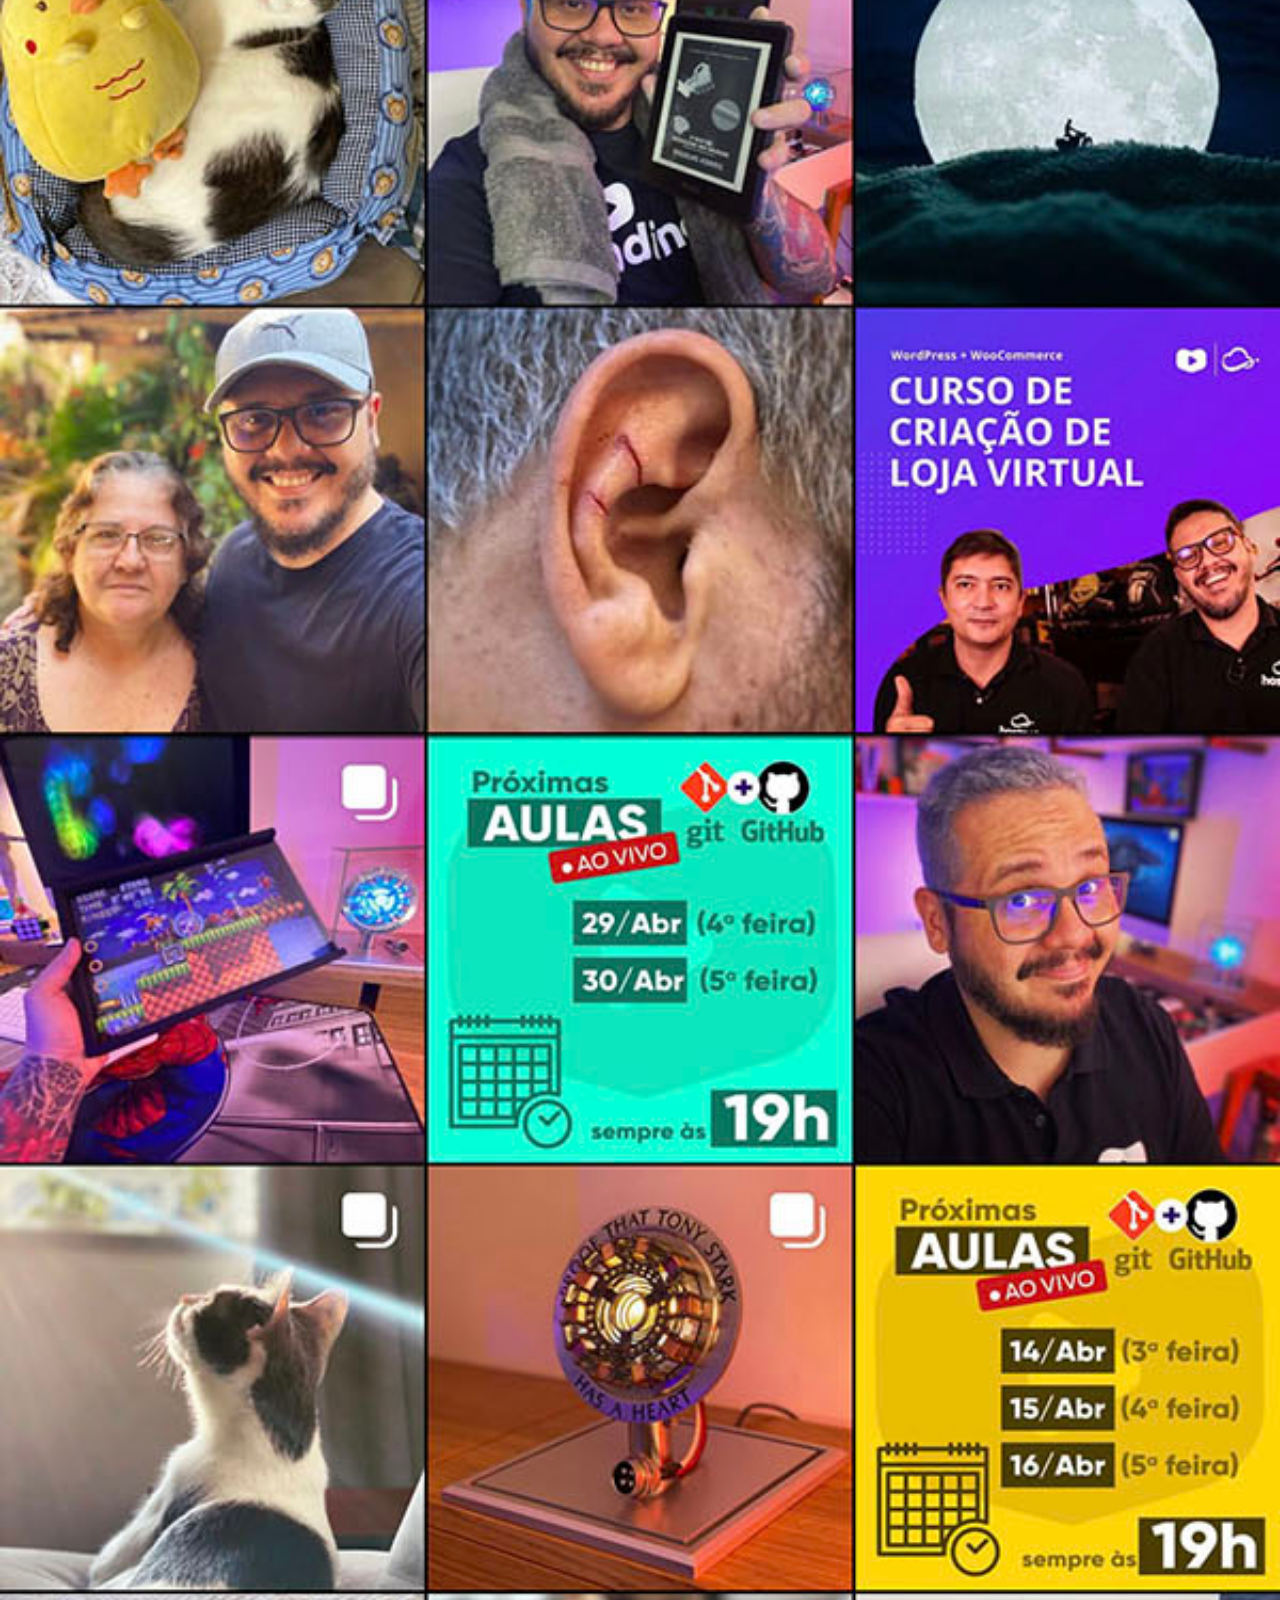
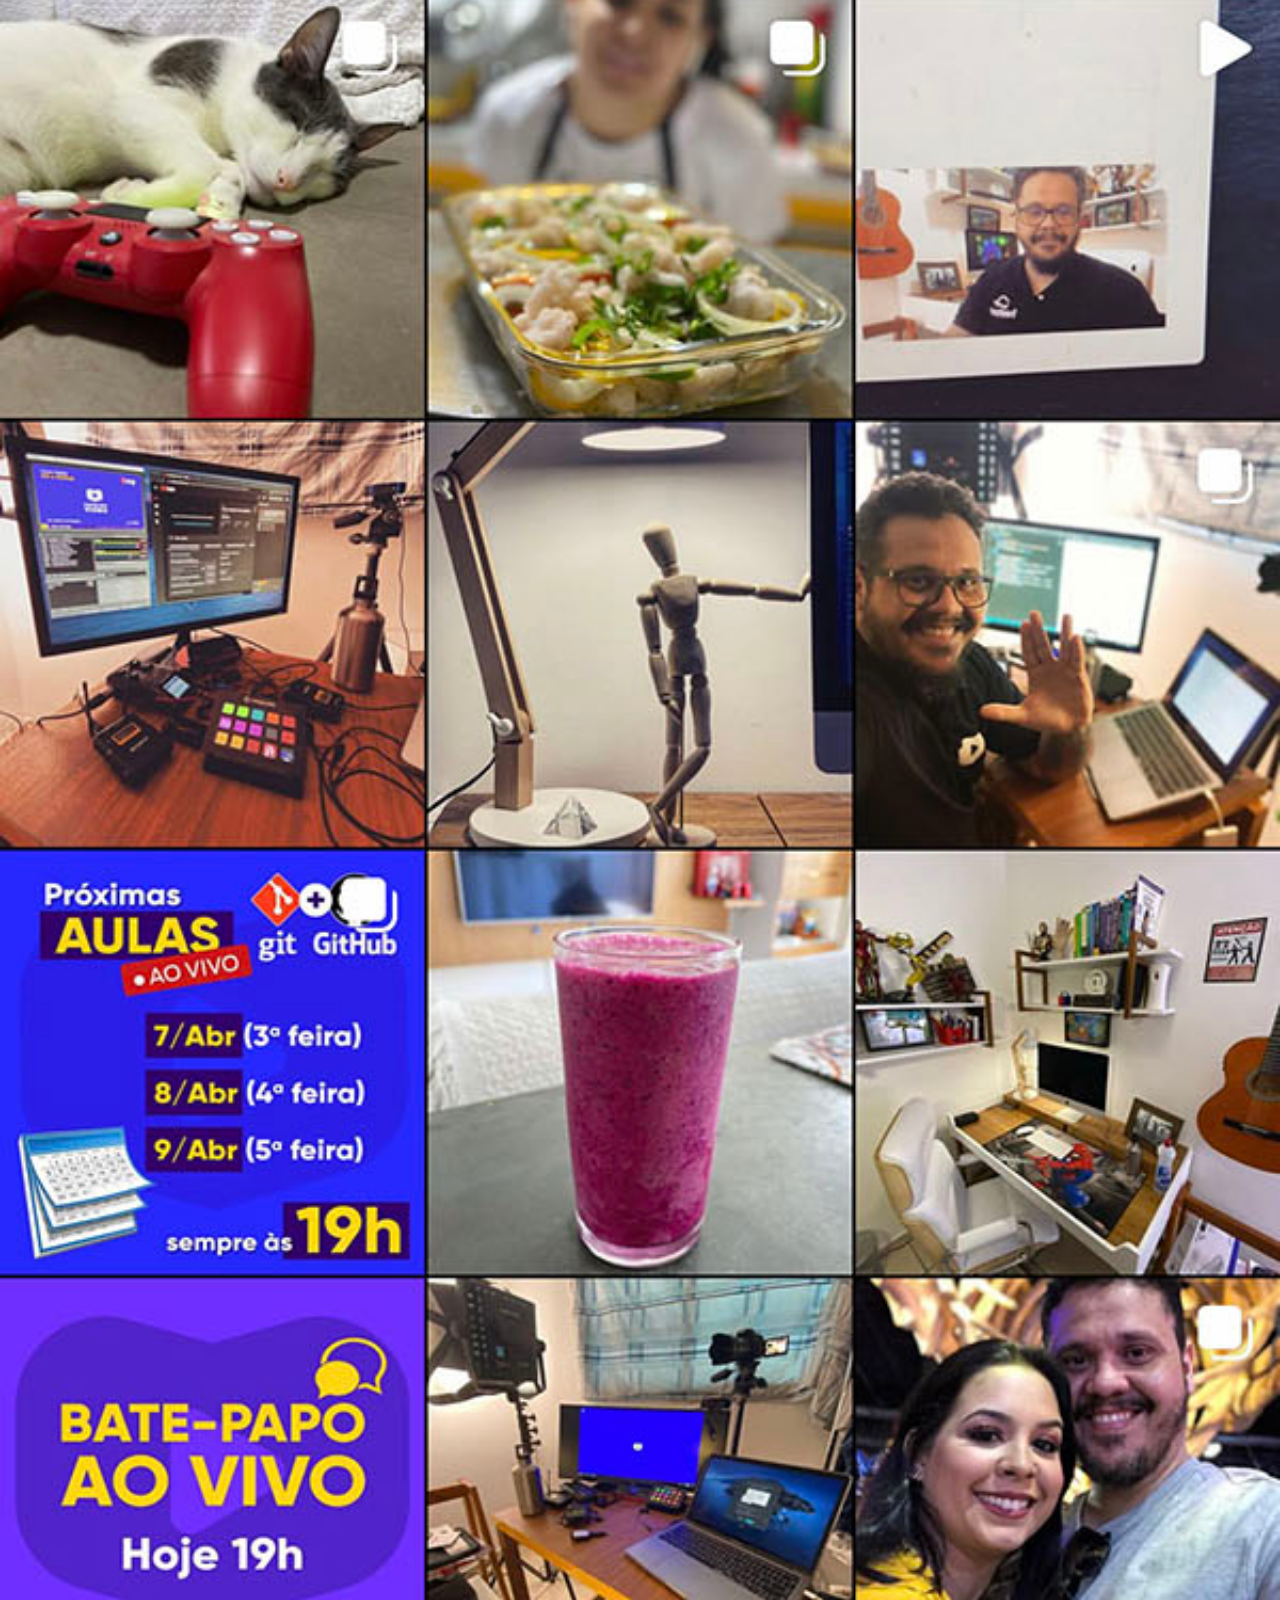
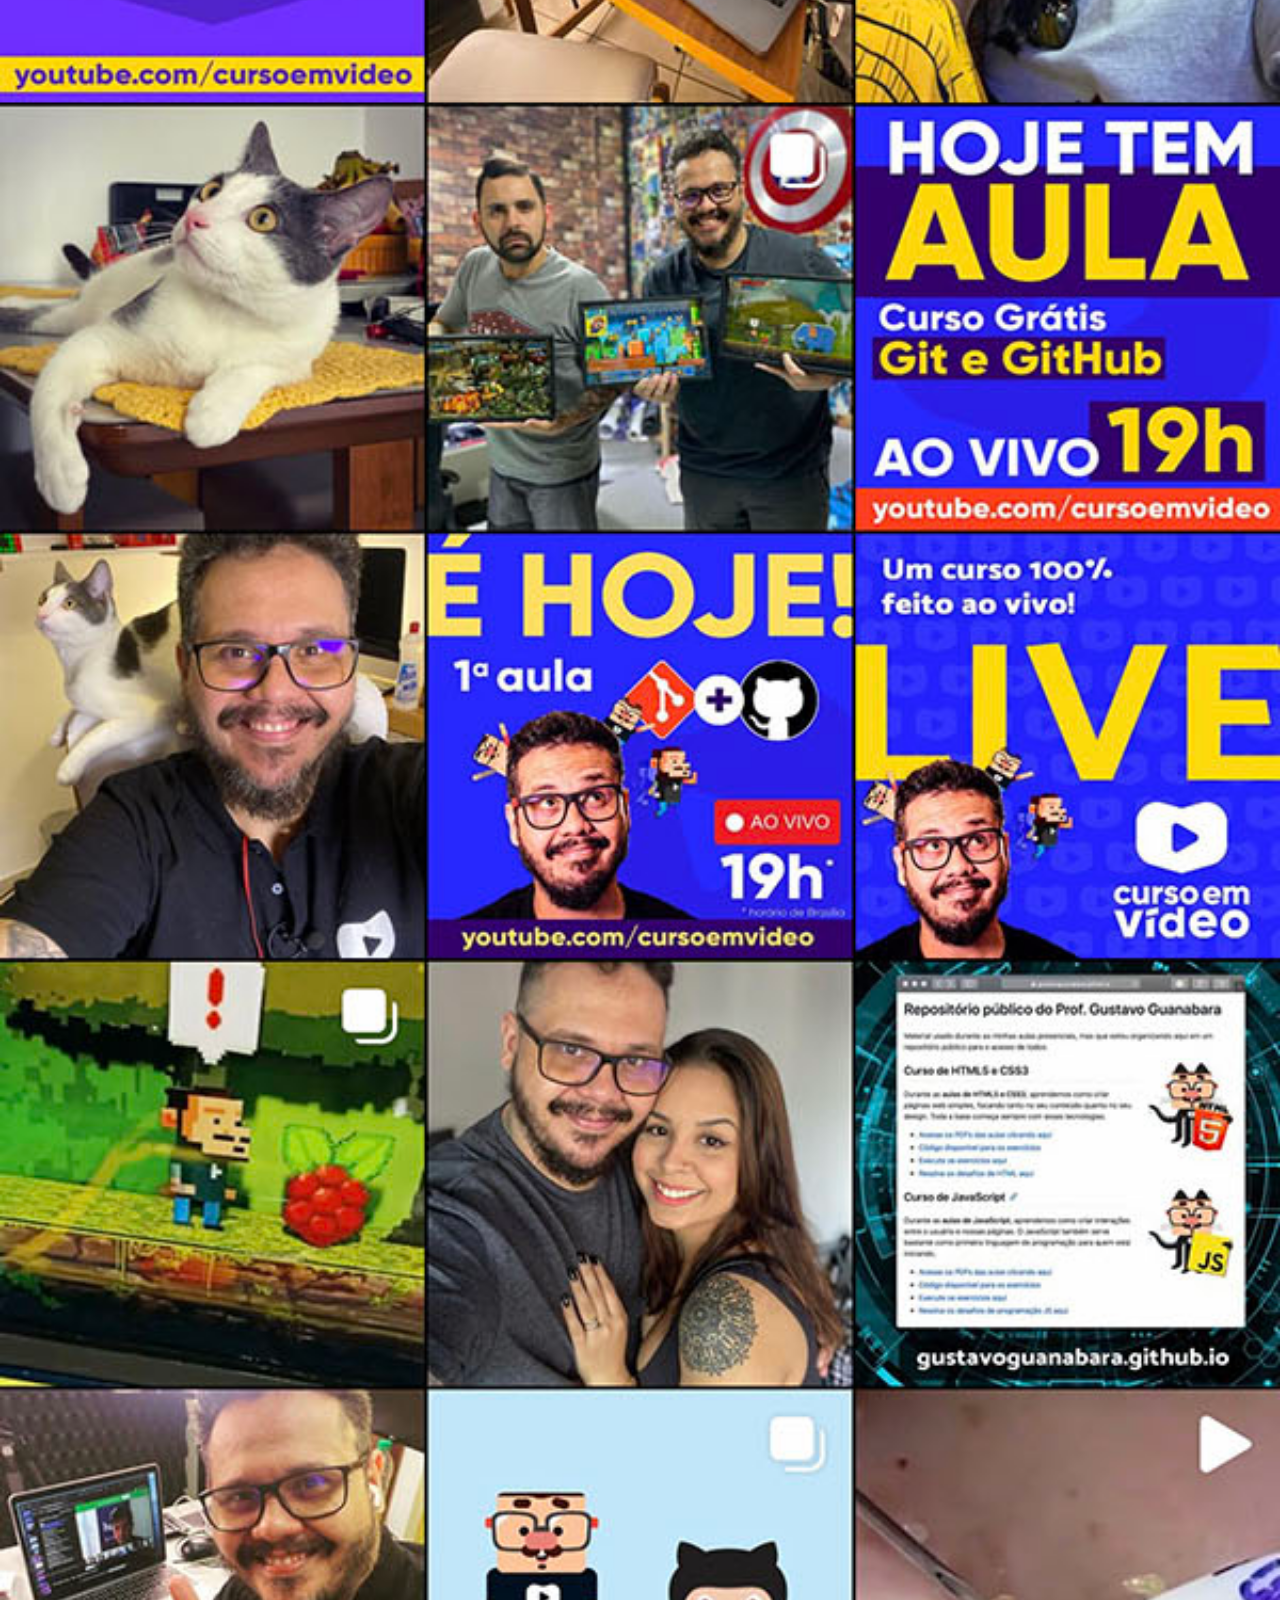
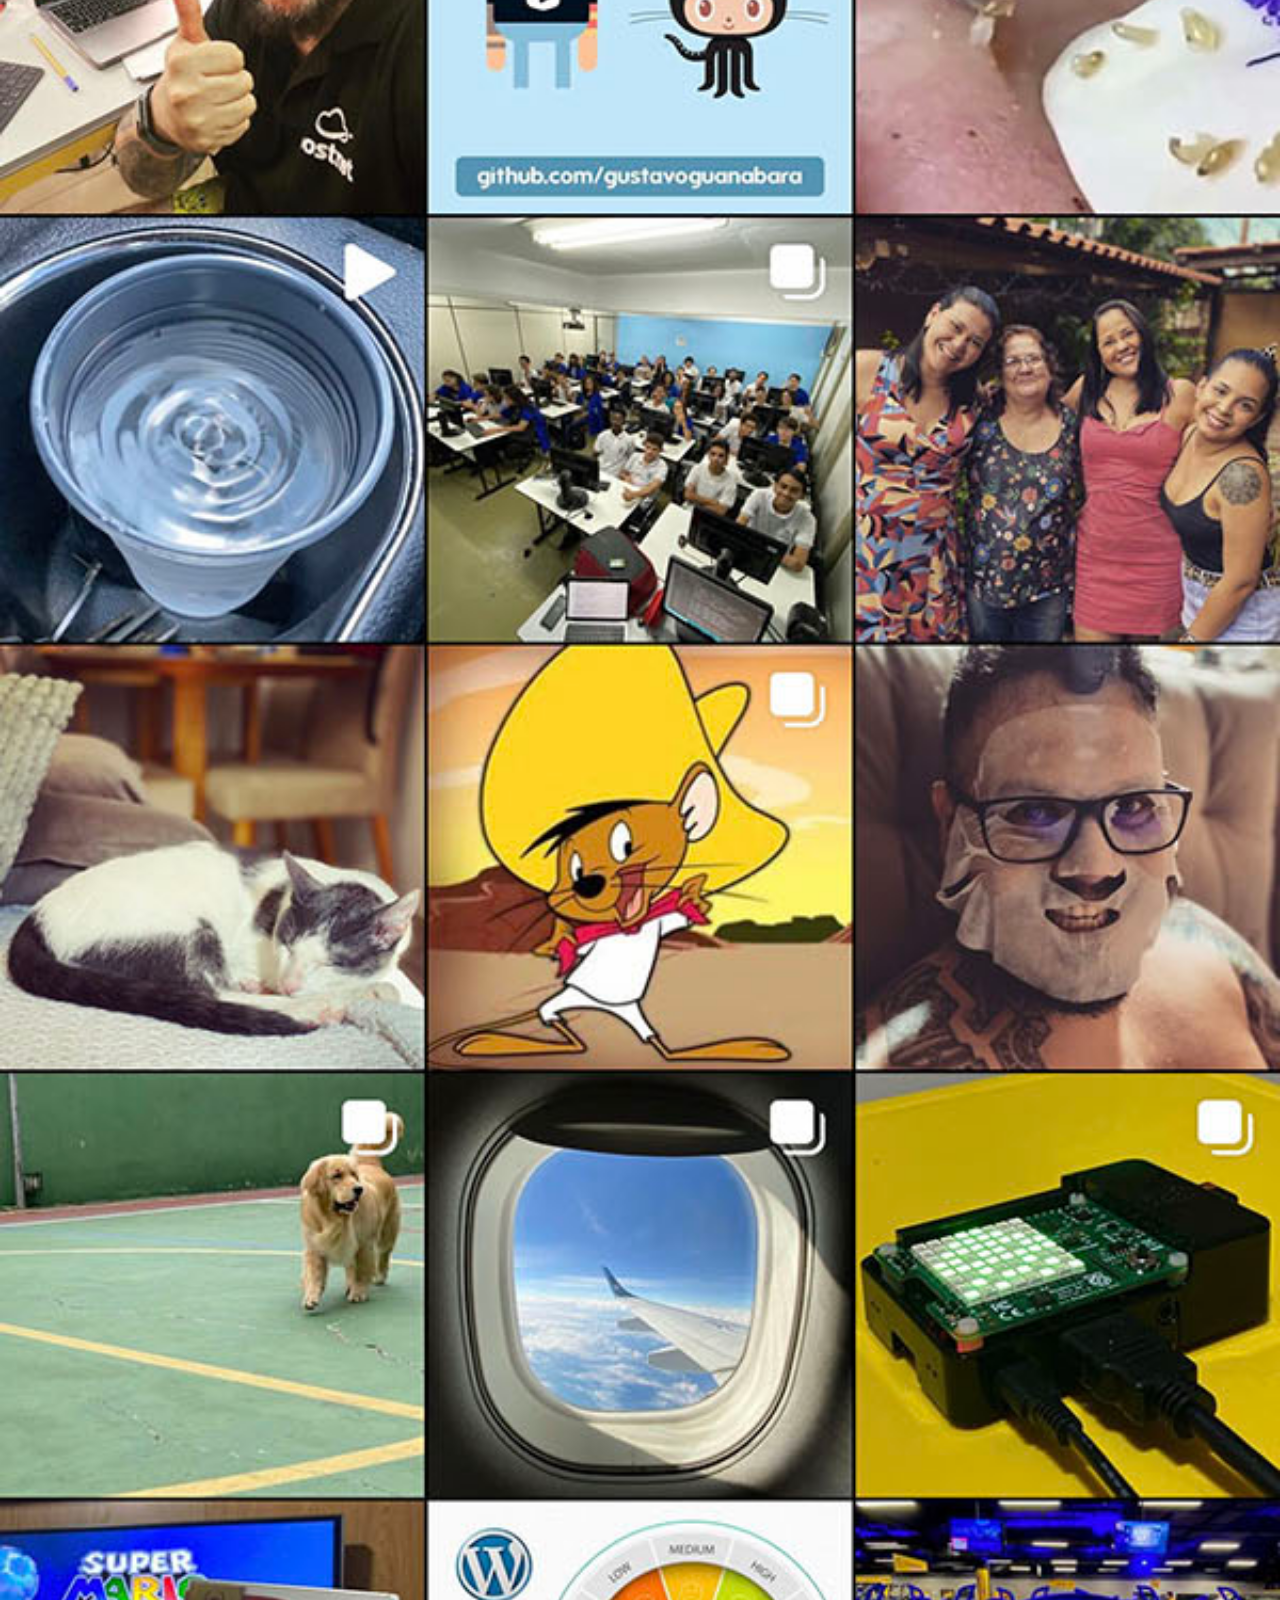
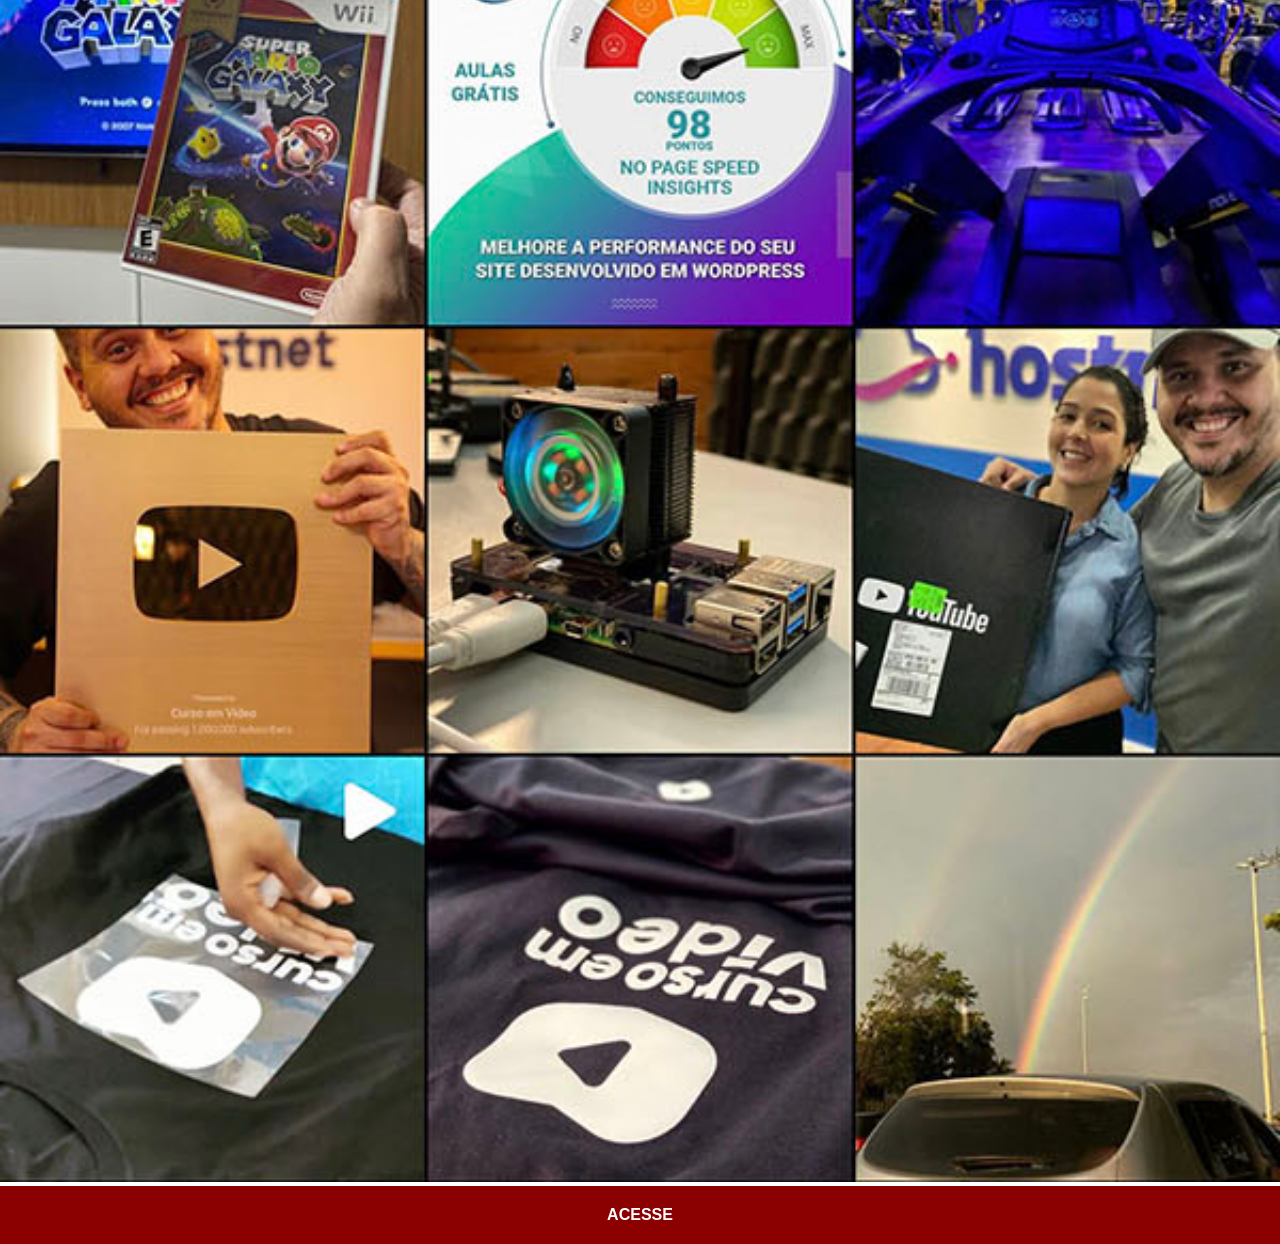
<file: instagram.html>
<!DOCTYPE html>
<html lang="pt-br">
<head>
    <meta charset="UTF-8">
    <meta name="viewport" content="width=device-width, initial-scale=1.0">
    <title>Instagram</title>
    <link rel="stylesheet" href="estilos/sociais.css">
</head>
<body>
    <img src="imagens/tela-instagram.jpg" alt="Instagram">
    <a href="https://www.instagram.com/gustavoguanabara/" target="_blank">ACESSE</a>
</body>
</html>
</file>
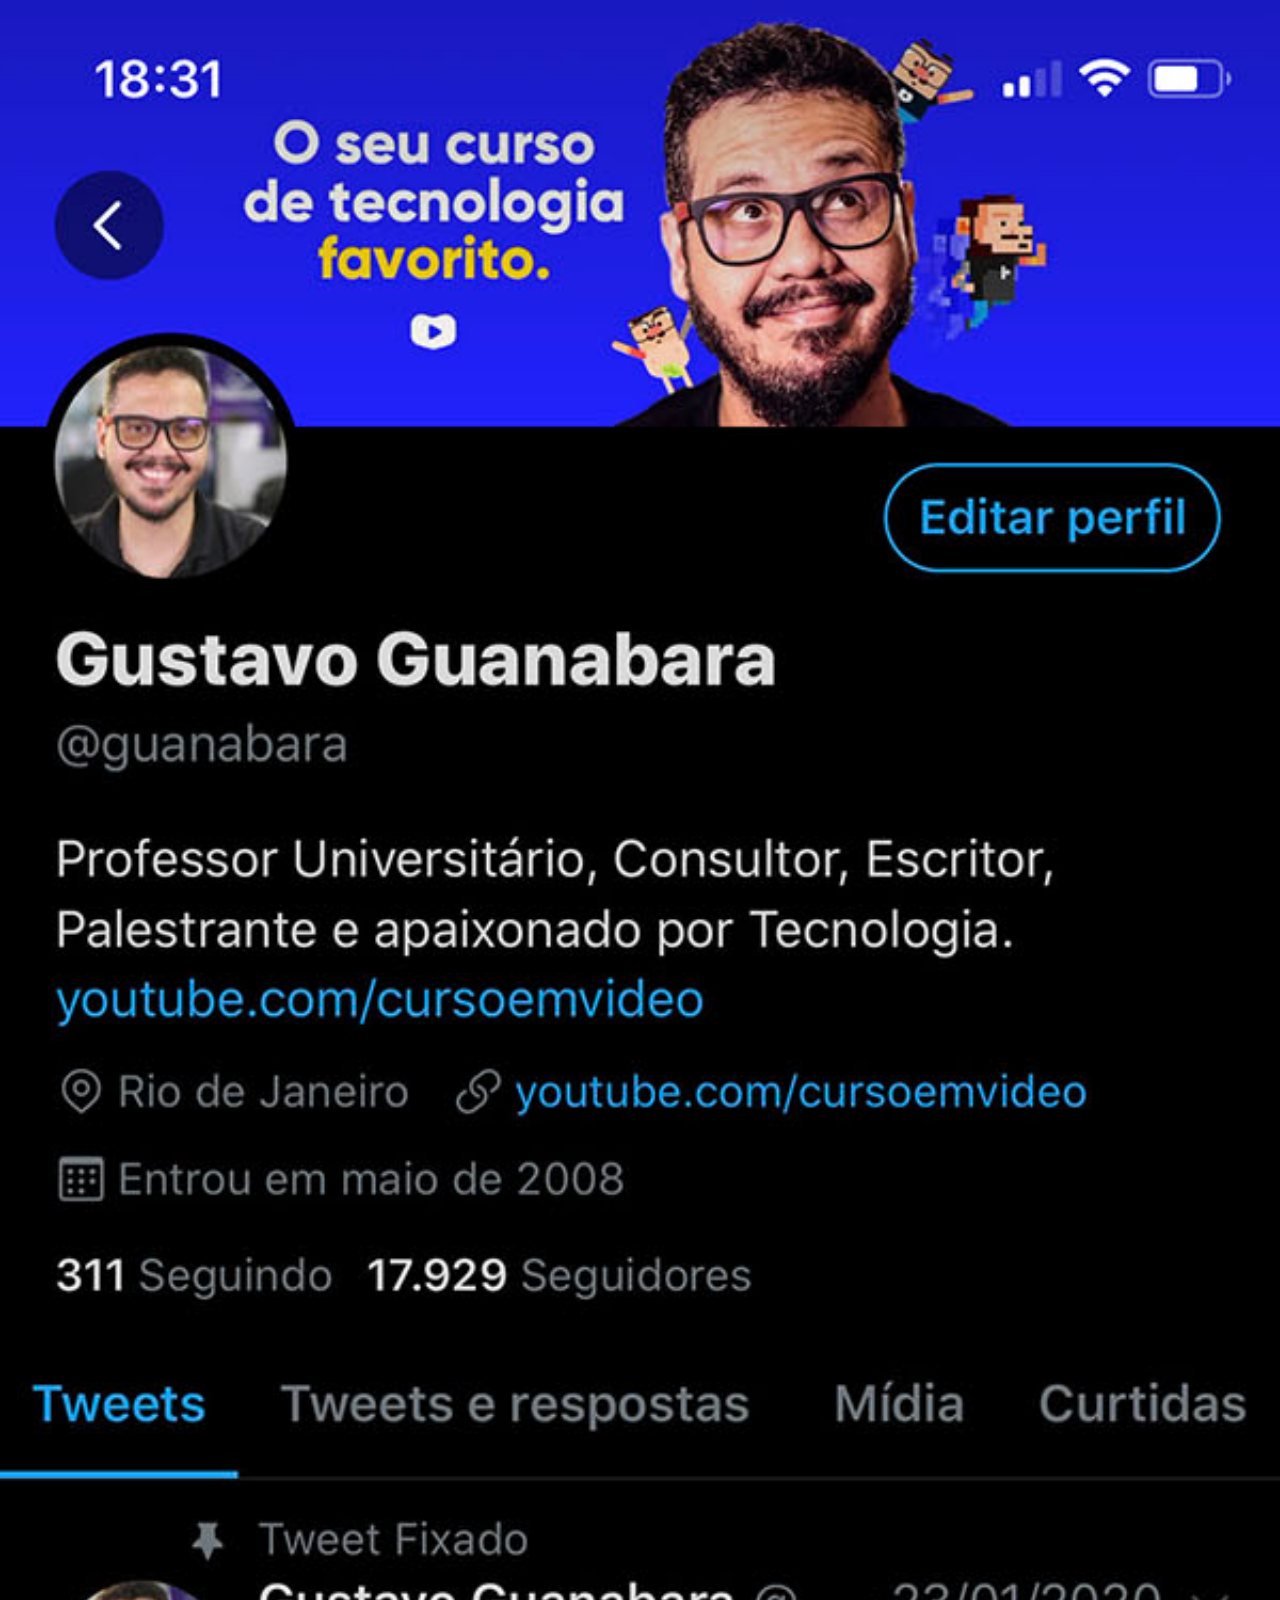
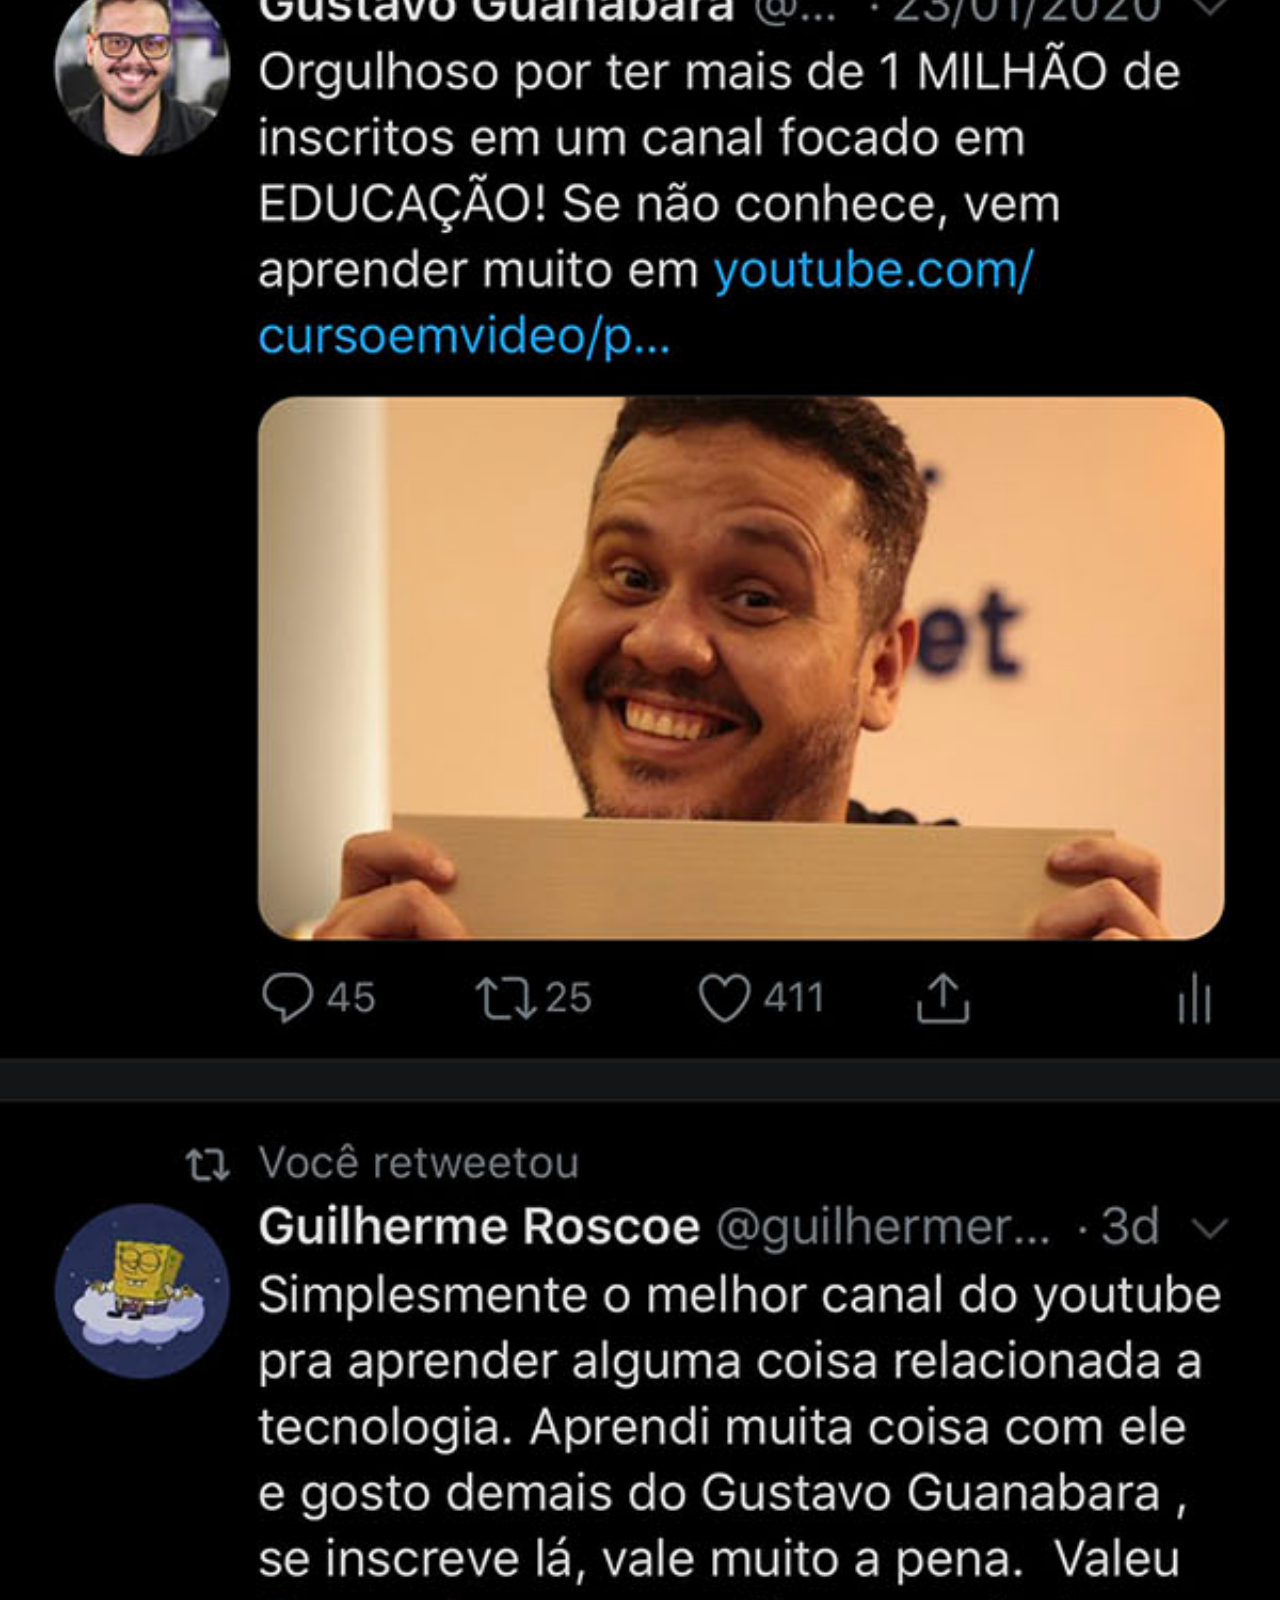
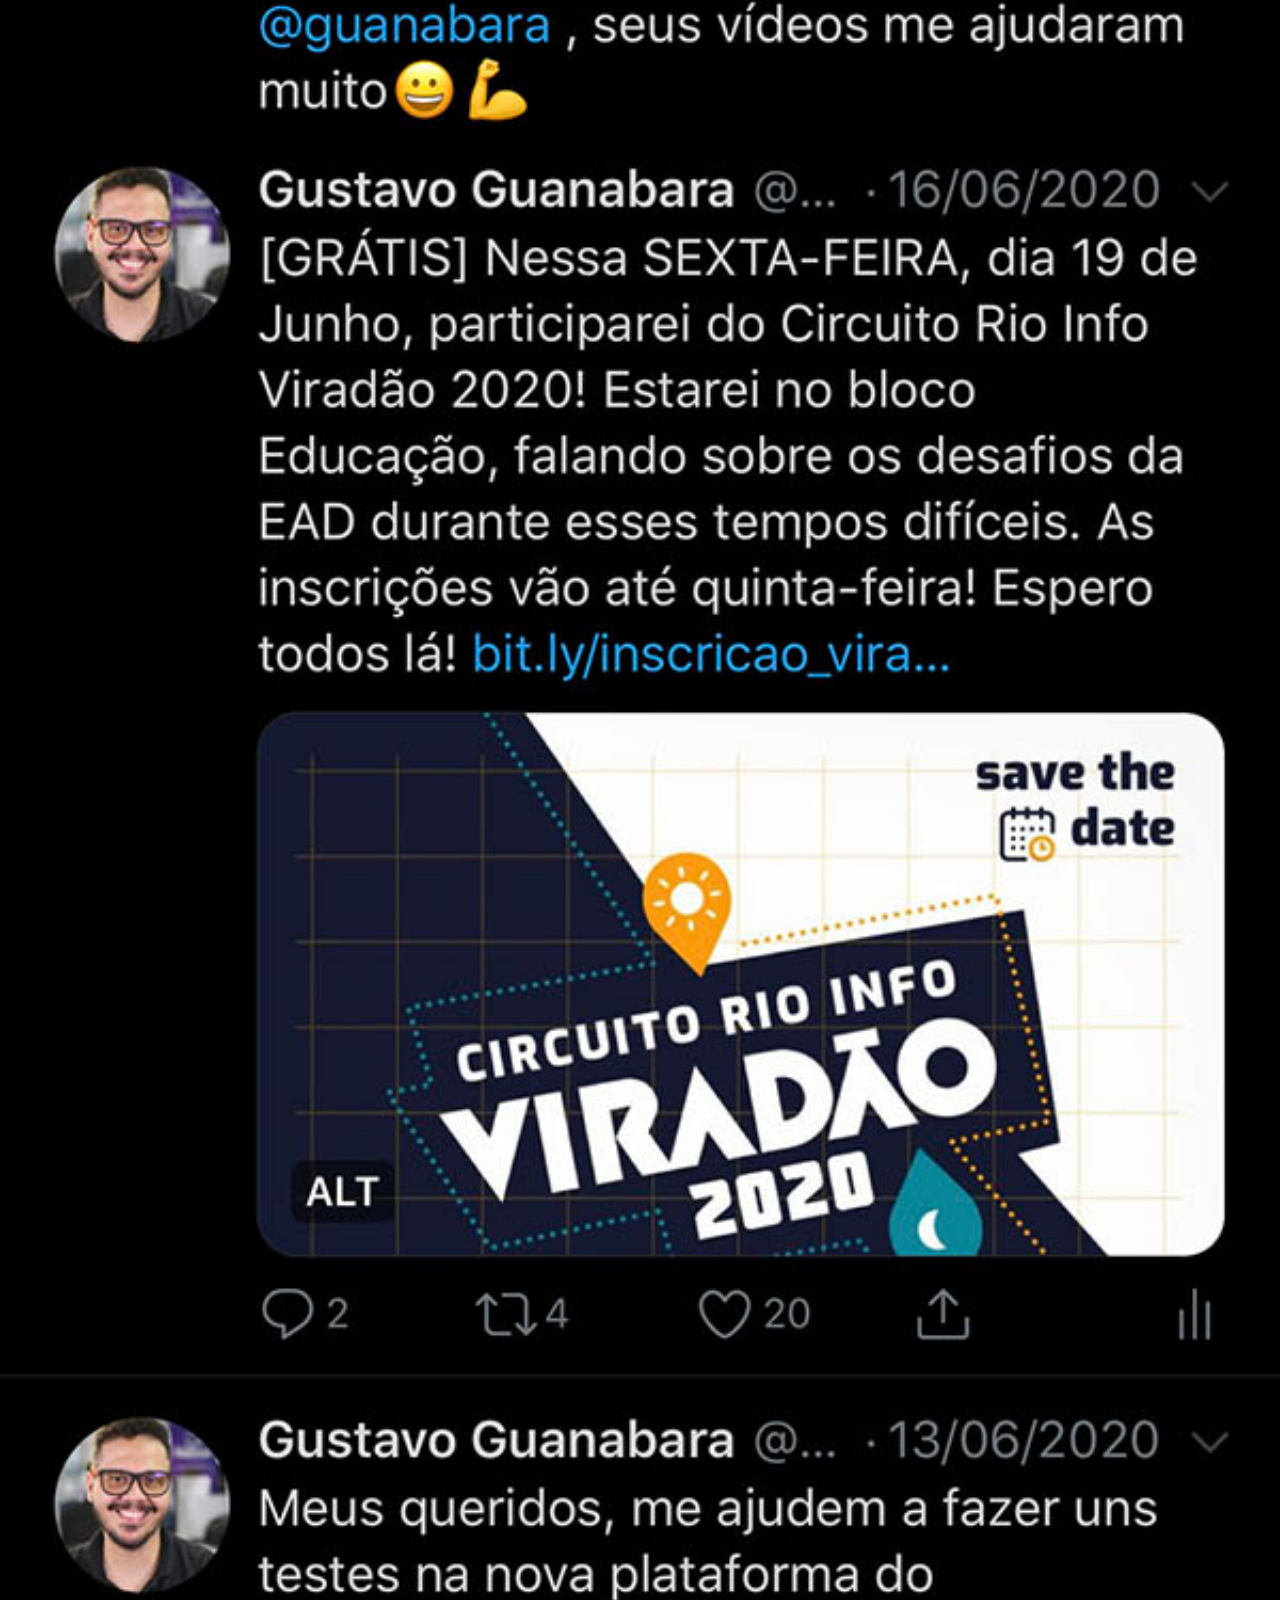
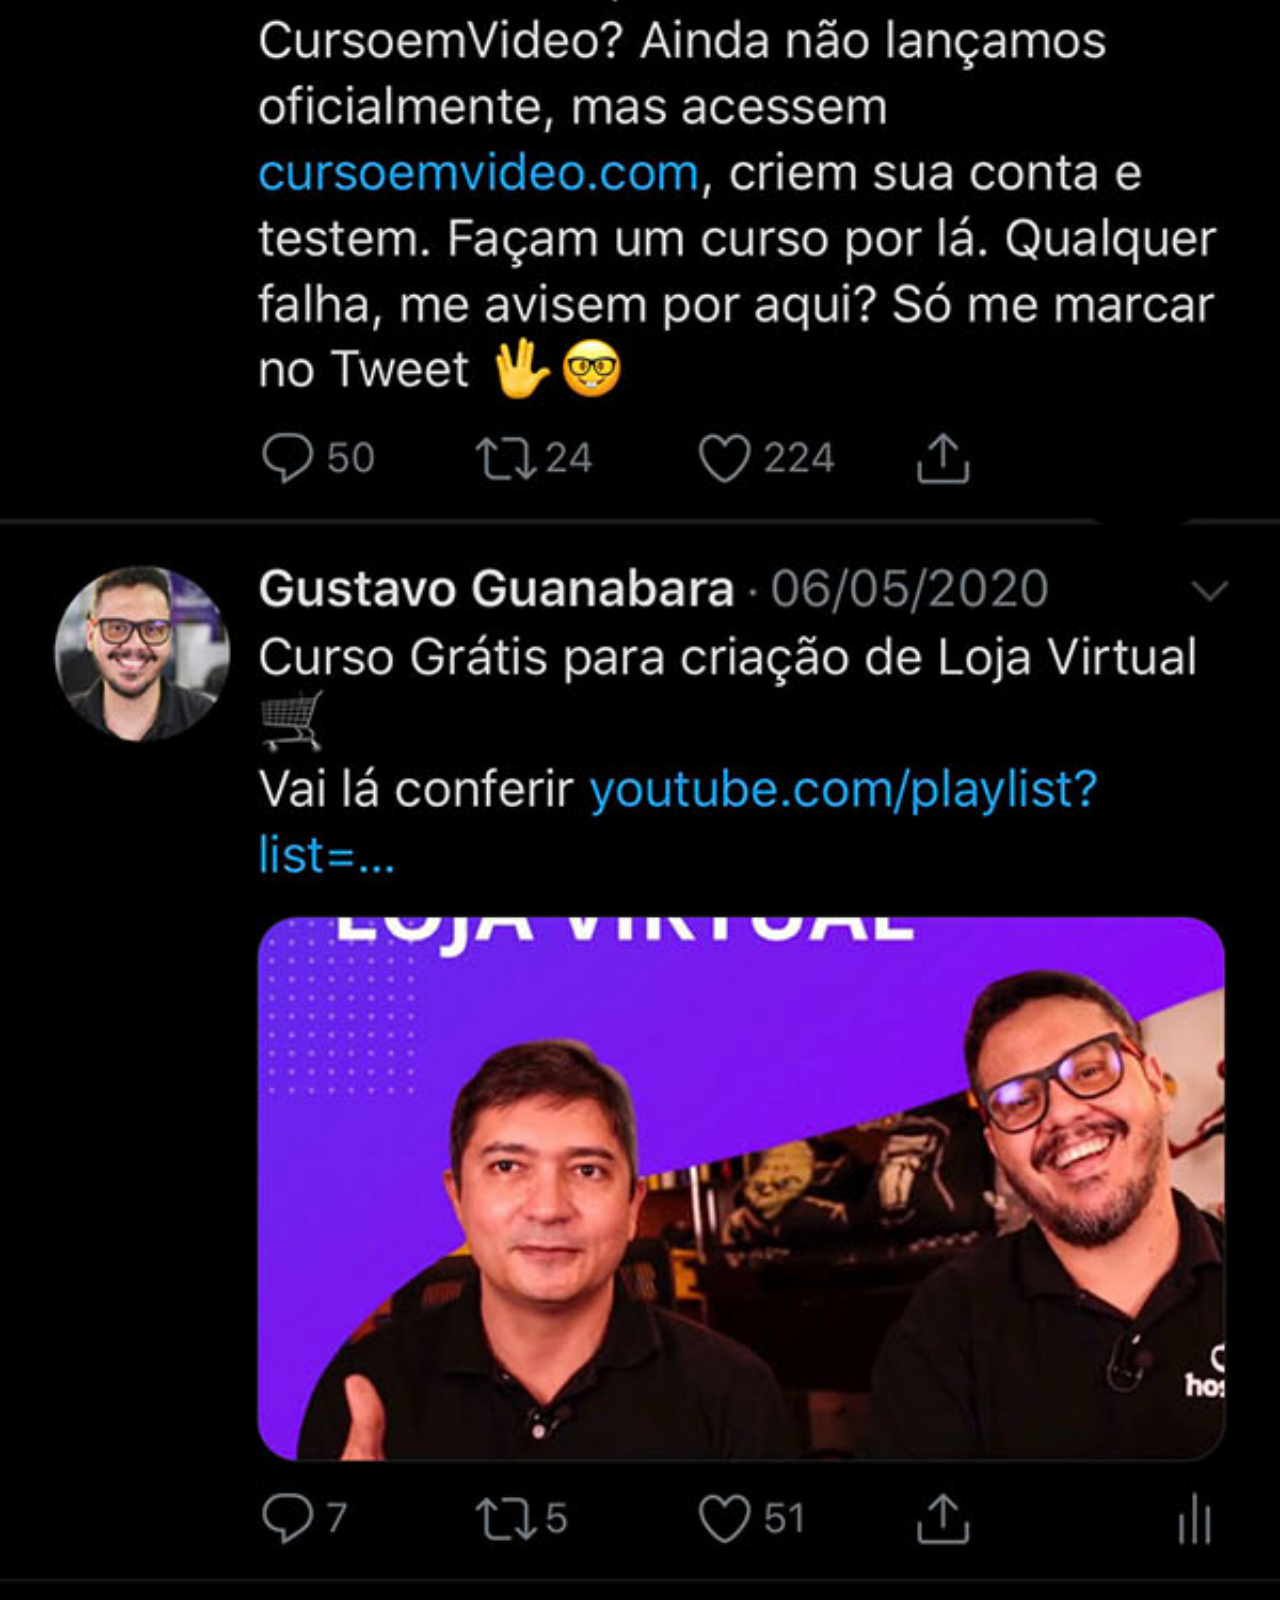
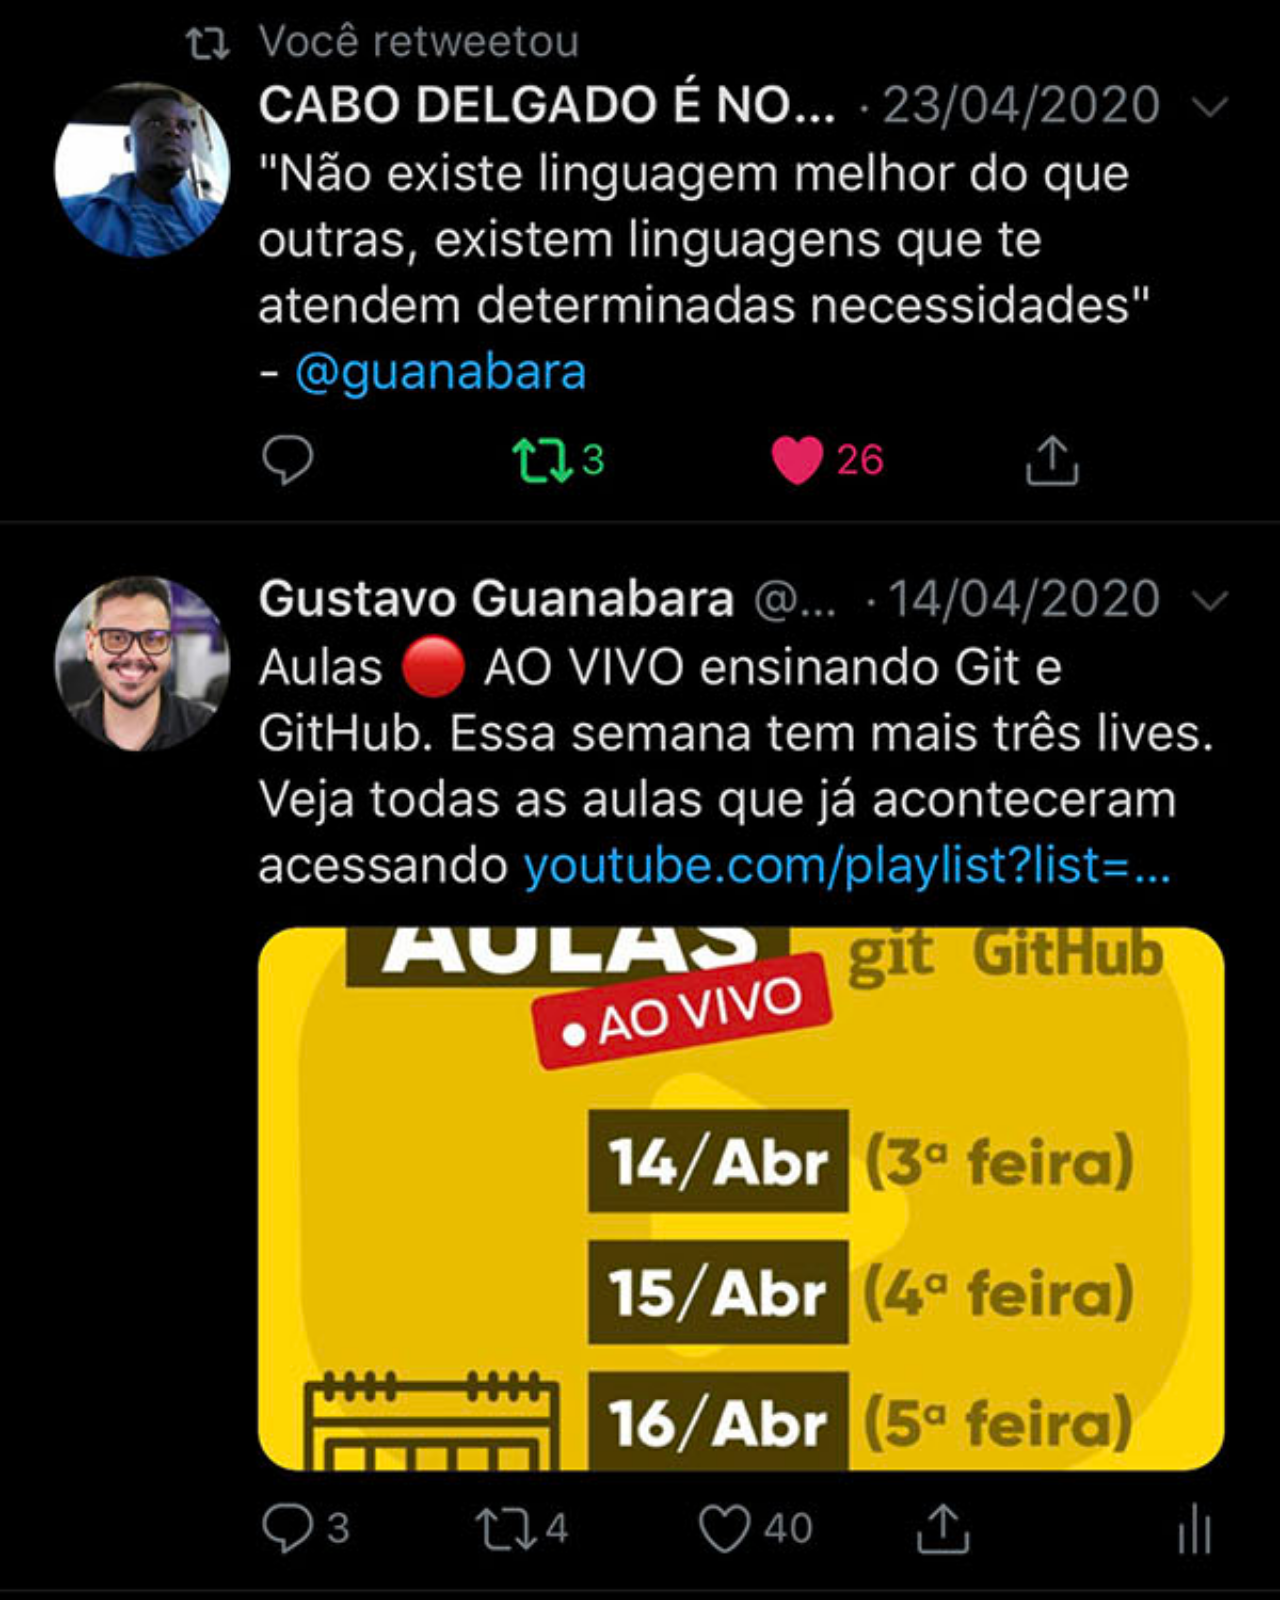
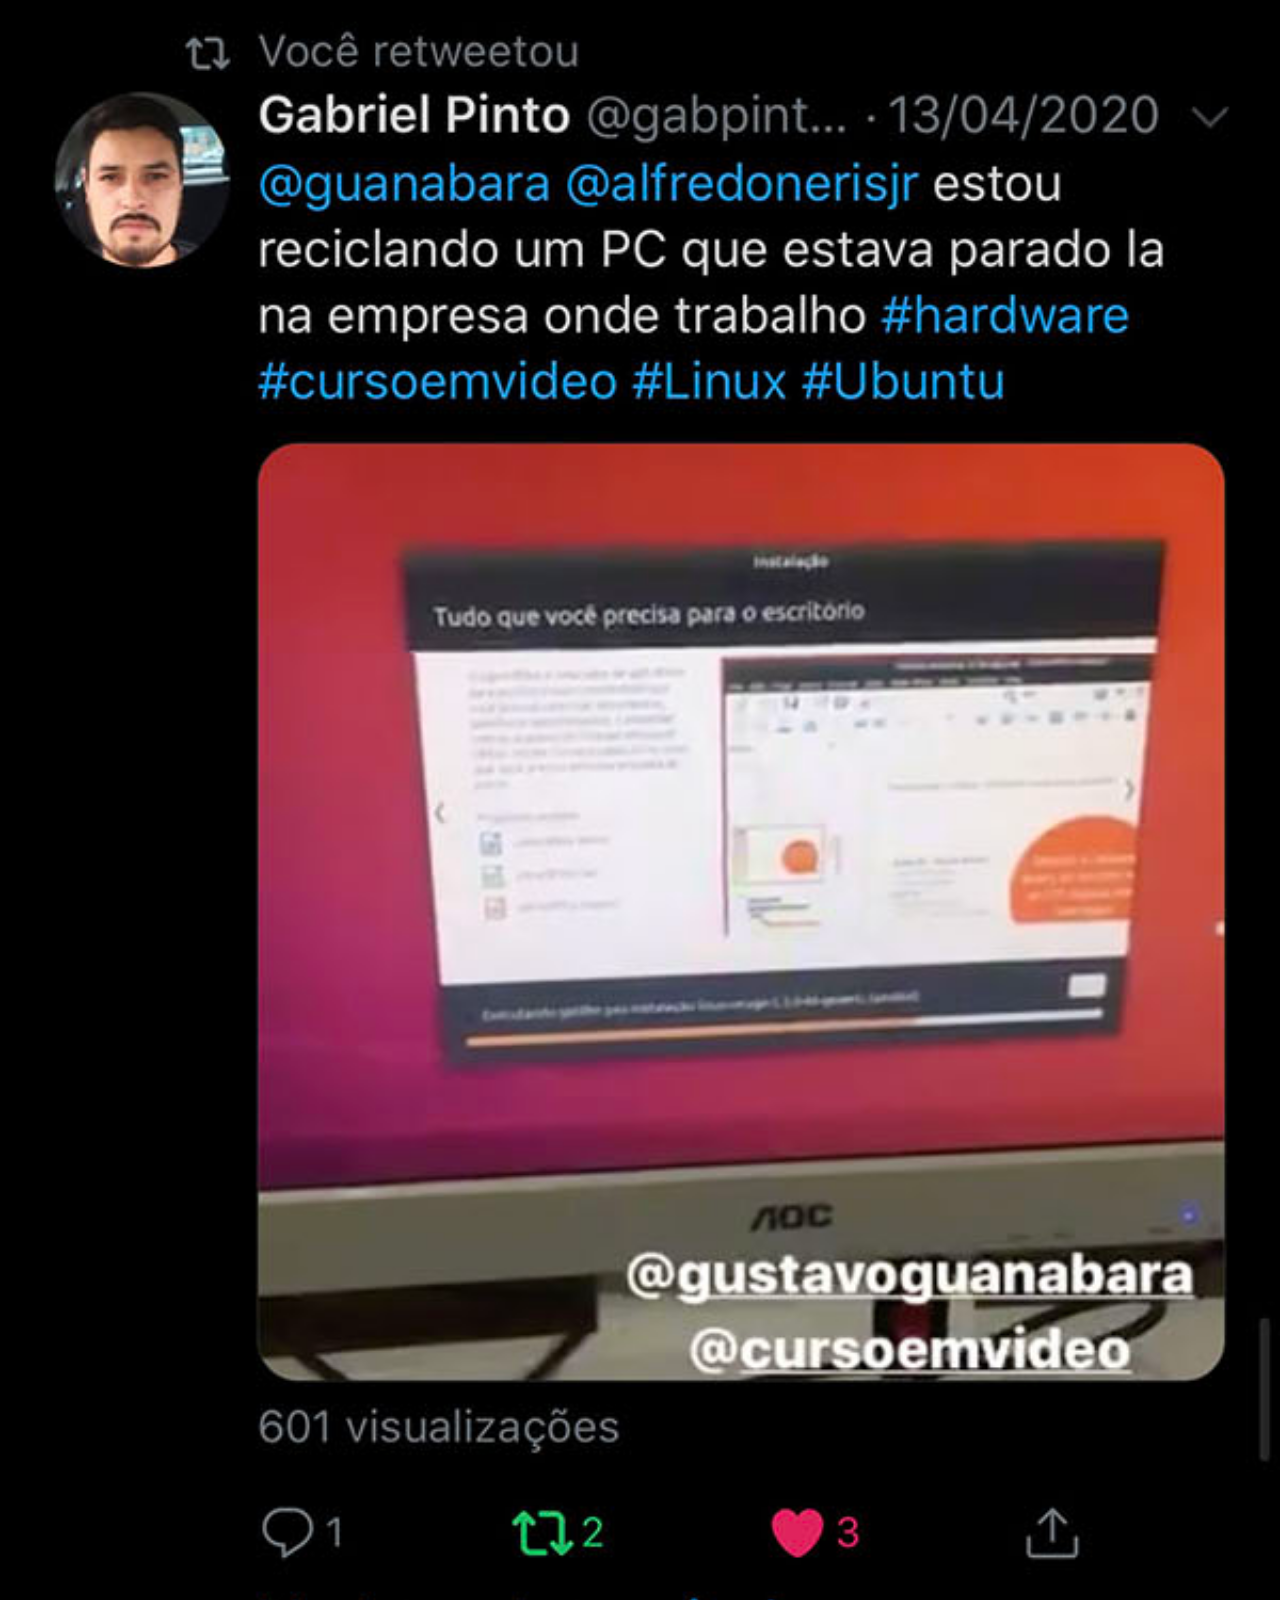
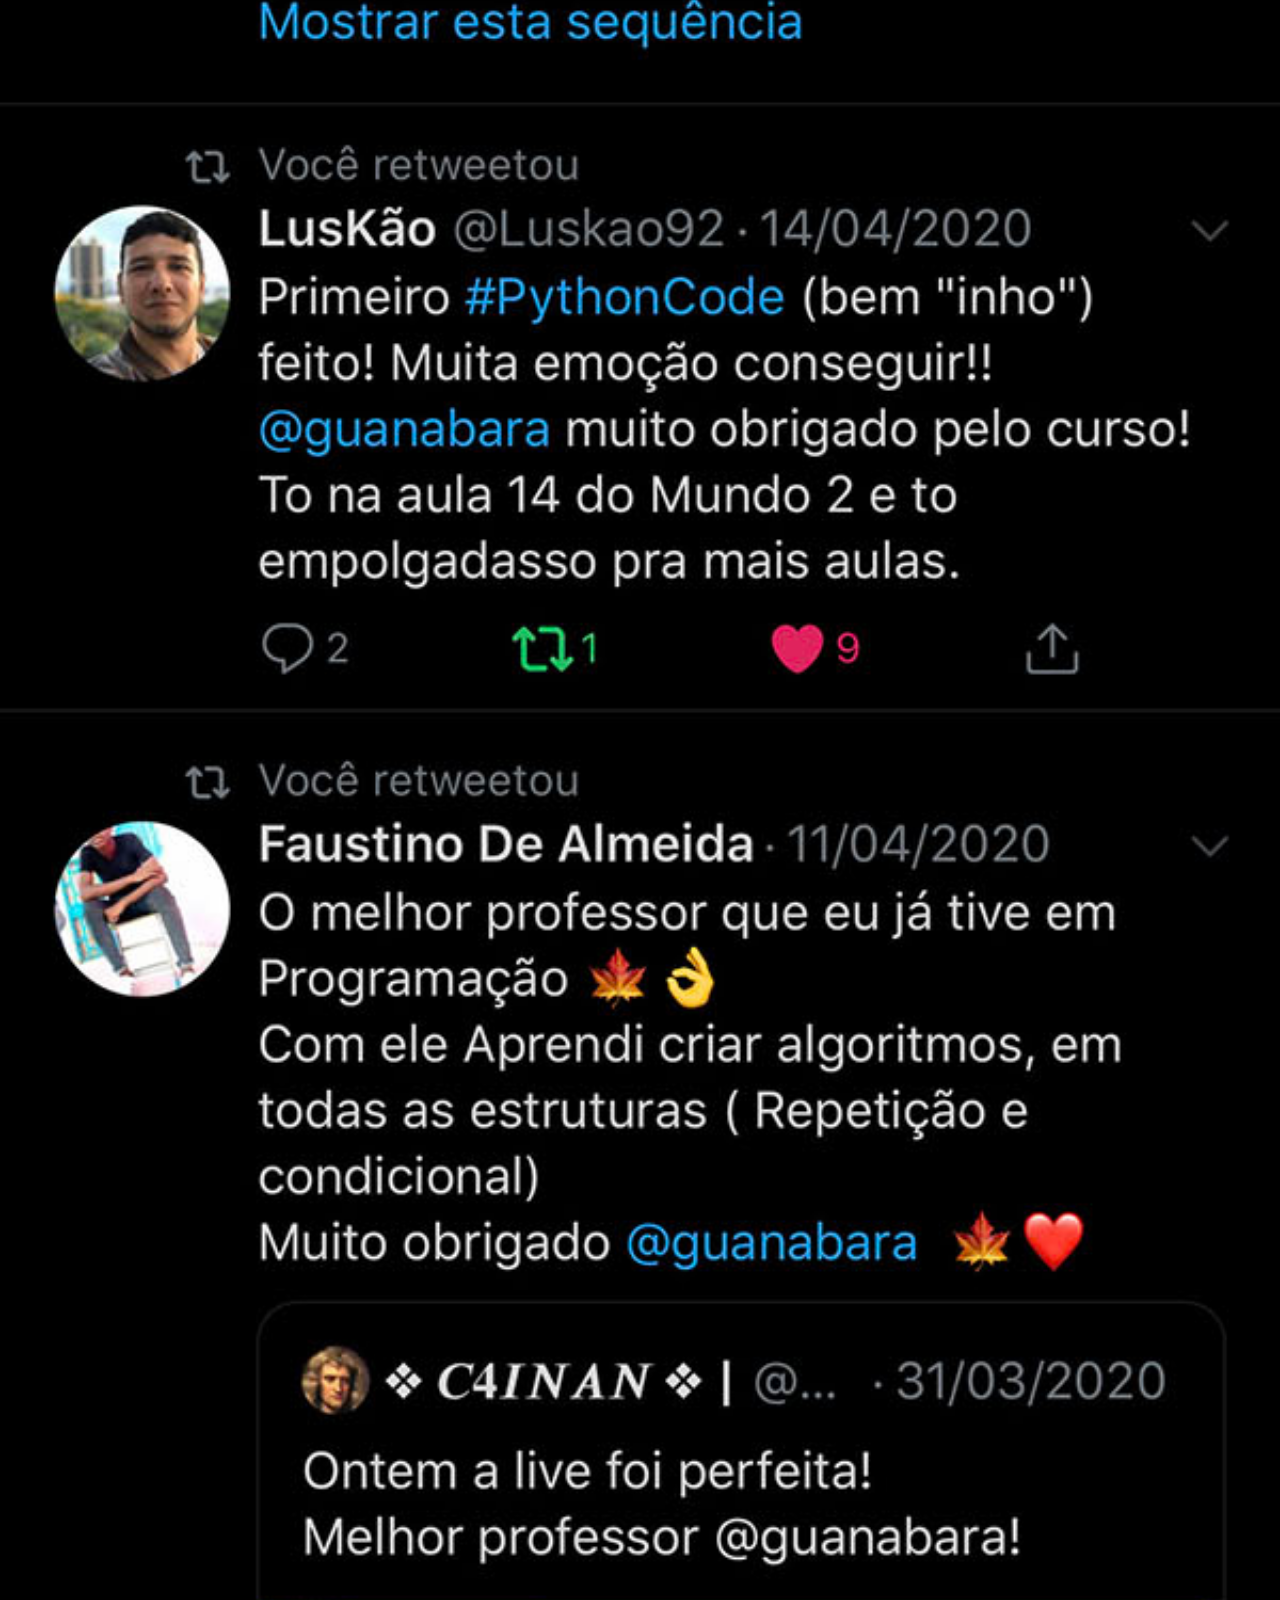
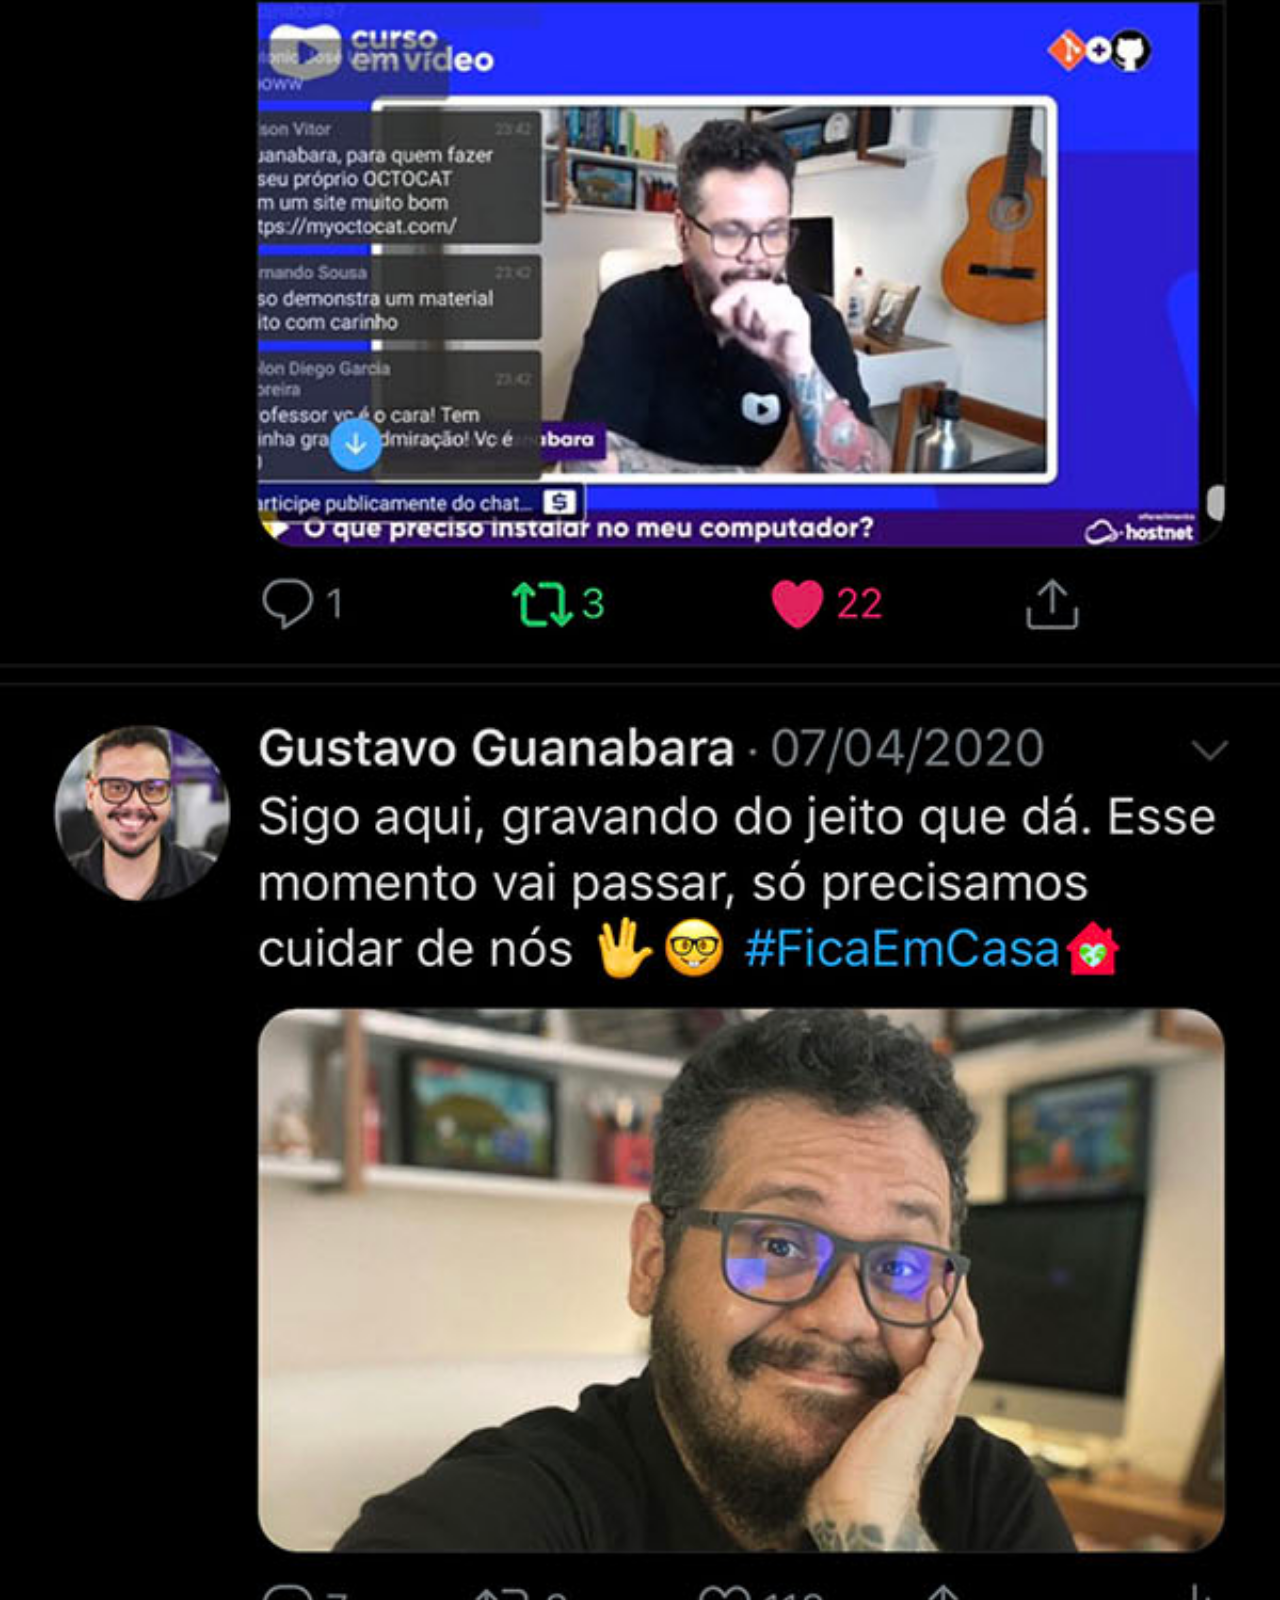
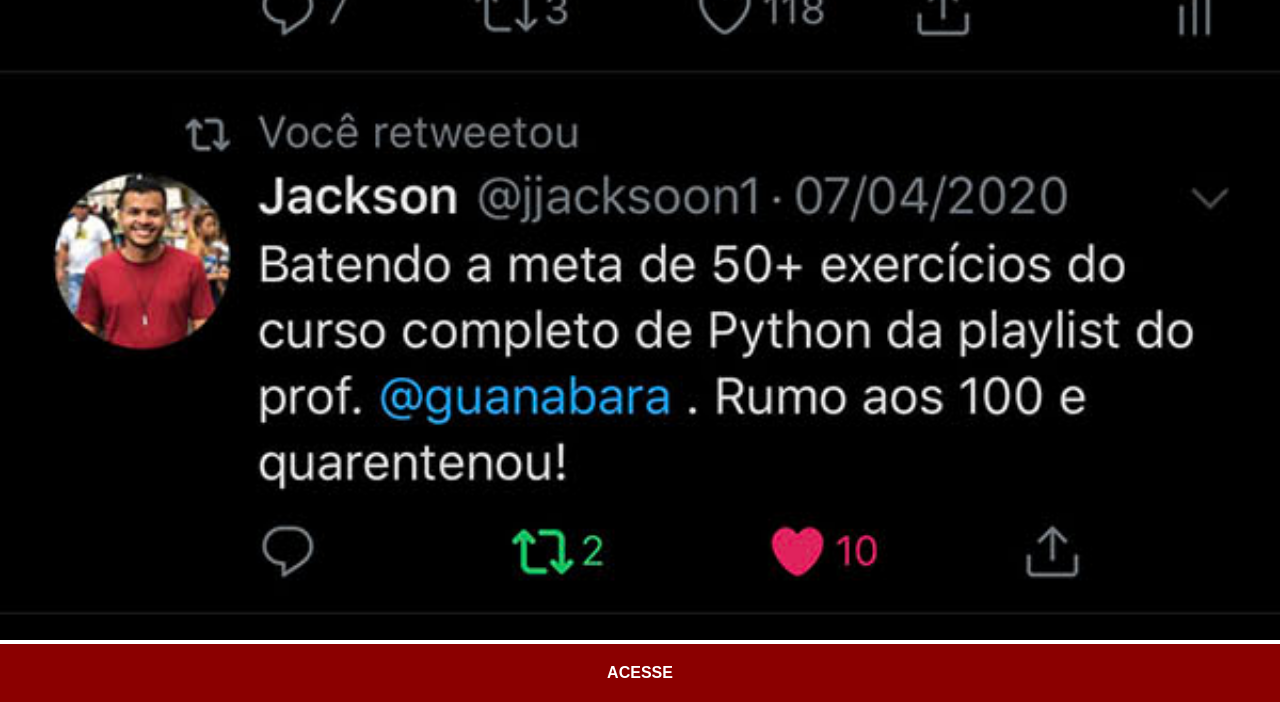
<file: twitter.html>
<!DOCTYPE html>
<html lang="pt-br">
<head>
    <meta charset="UTF-8">
    <meta name="viewport" content="width=device-width, initial-scale=1.0">
    <title>Twitter</title>
    <link rel="stylesheet" href="estilos/sociais.css">
</head>
<body>
    <img src="imagens/tela-twitter.jpg" alt="Twitter">
    <a href="https://x.com/guanabara" target="_blank">ACESSE</a>
</body>
</body>
</html>
</file>
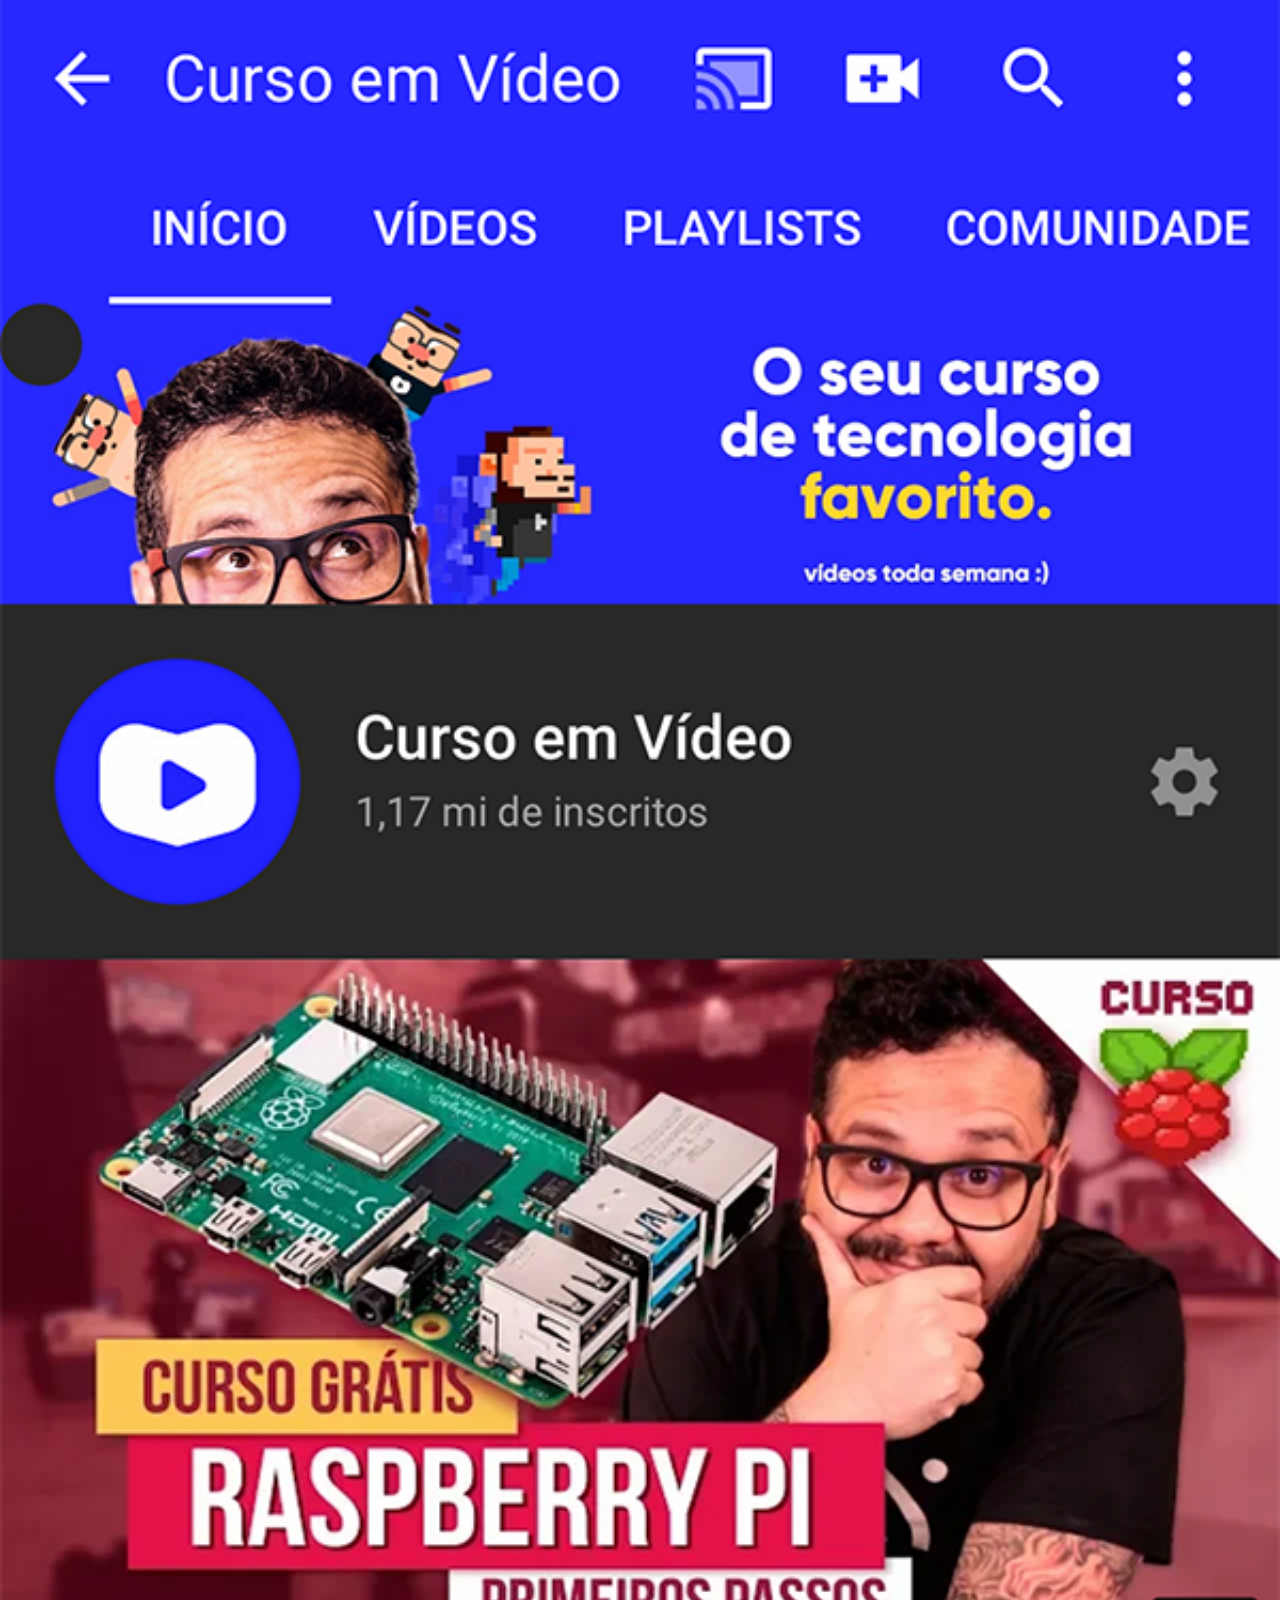
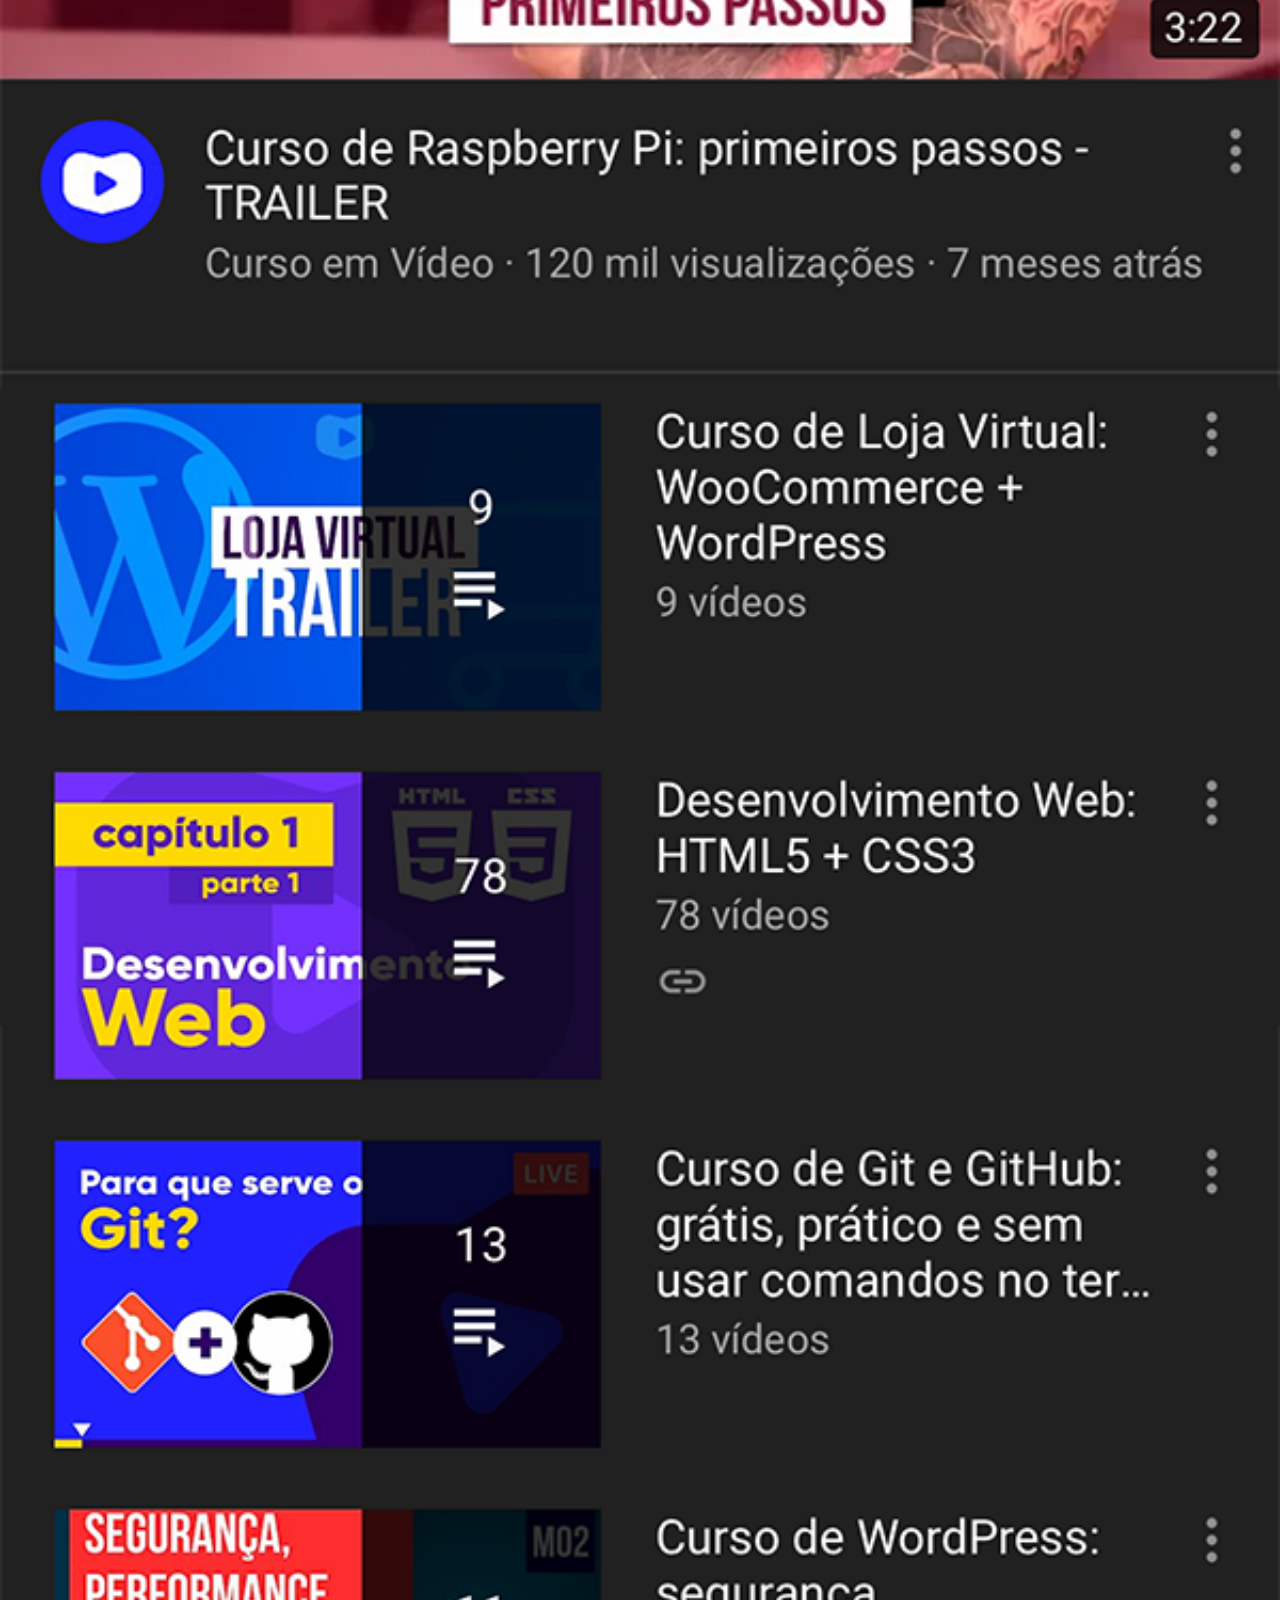
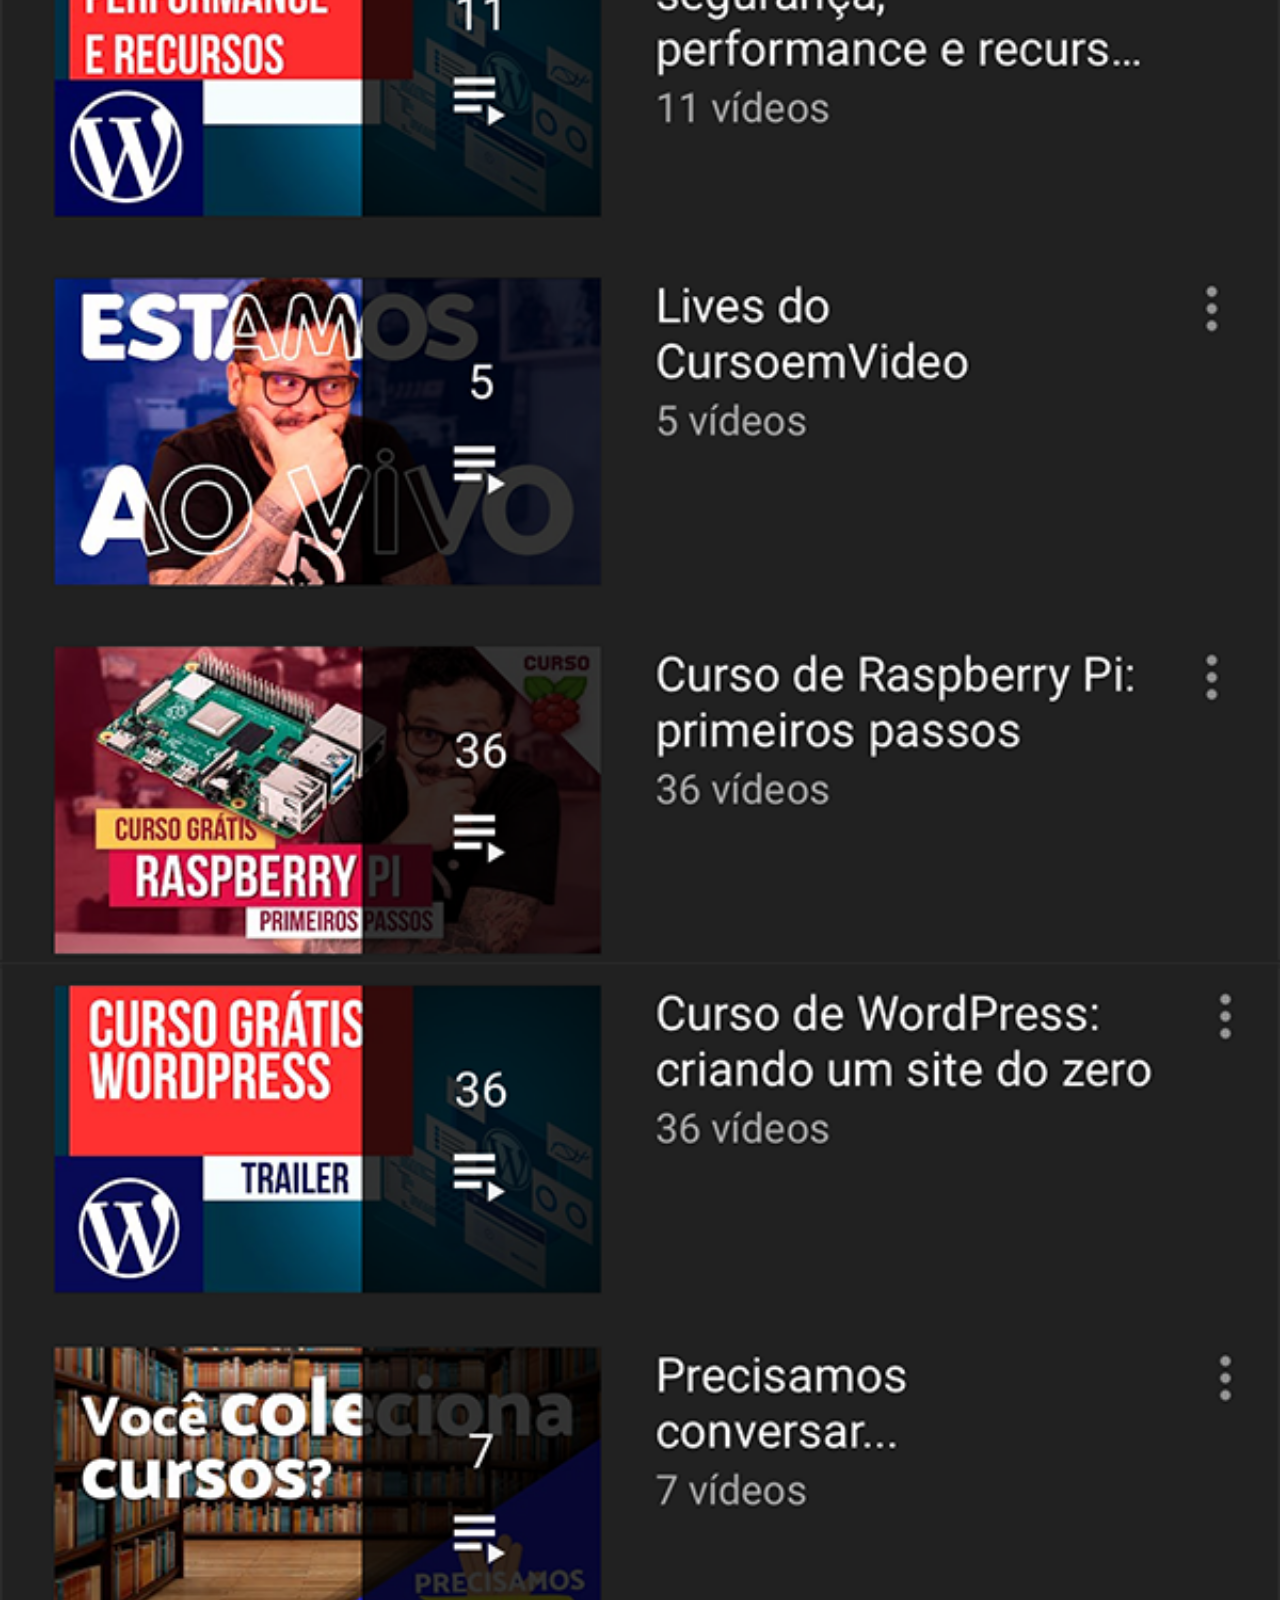
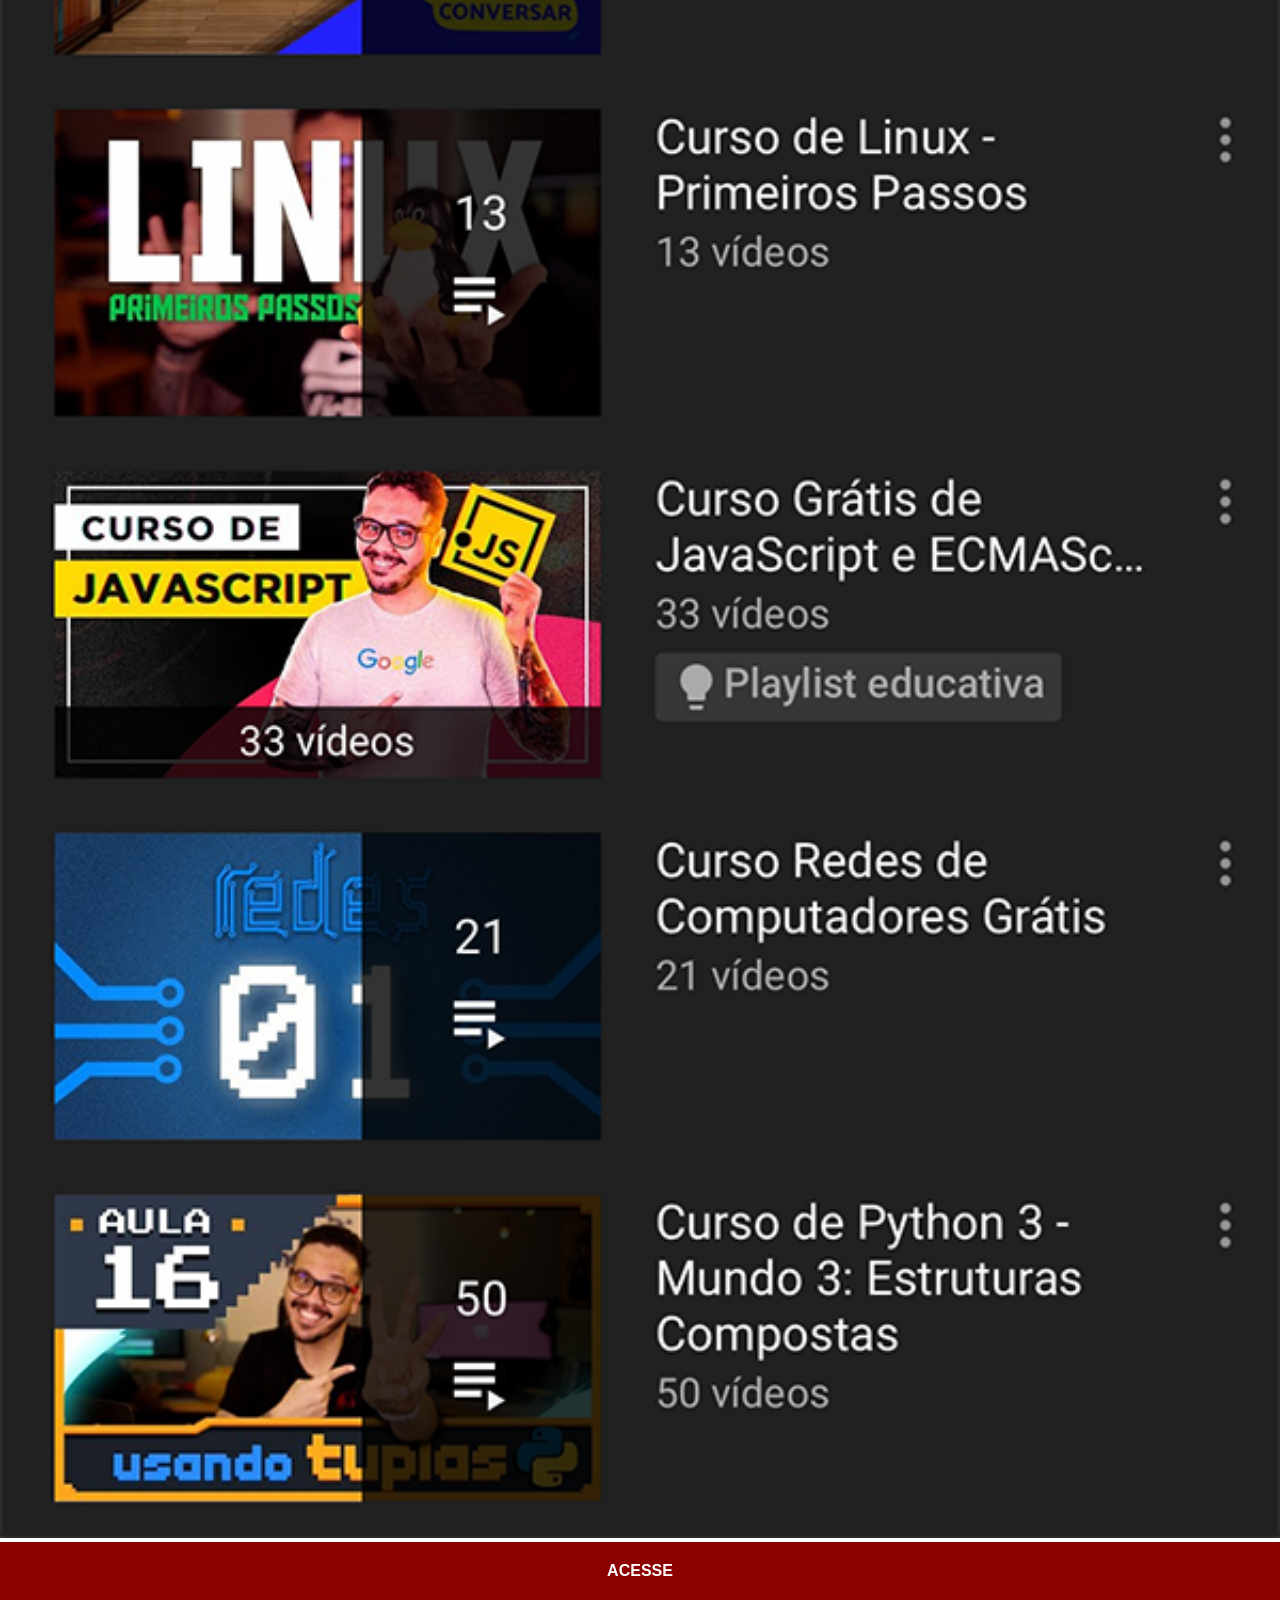
<file: youtube.html>
<!DOCTYPE html>
<html lang="pt-br">
<head>
    <meta charset="UTF-8">
    <meta name="viewport" content="width=device-width, initial-scale=1.0">
    <title>Youtube</title>
    <link rel="stylesheet" href="estilos/sociais.css">
</head>
<body>
    <img src="imagens/tela-youtube.png" alt="YouTube">
    <a href="https://www.youtube.com/@cursoemvideo/playlists" target="_blank">ACESSE</a>
</body>
</html>
</file>
<file: estilo/style.css>
@charset "UTF-8";

* {
    margin: 0px;
    padding: 0px;
    font-family: Arial, Helvetica, sans-serif;
}

html, body {
    height: 100vh;
    width: 100vw;
    background-color: black;
}

body {
    background: url(../imagens/fundo-madeira.jpg) no-repeat top center;
    background-size: cover;
    background-attachment: fixed;
}

main {
    position: relative;
    height: 100vh;
}

section#telefone {
    position: absolute;
    top: 50%;
    left: 50%;
    transform: translate(-50%, -50%);


    height: 627px;
    width: 311px;
    background: url(../imagens/frame-iphone.png) no-repeat;
}

iframe#tela {
    position: relative;
    top: 80px;
    left: 22px;
    width: 267px;
    height: 471px;
}

section#redes-sociais {
    text-align: right;
}
section#redes-sociais img {
    width: 50px;
    margin: 10px;
    border-radius: 50%;
    box-shadow: 2px 2px 5px rgba(0, 0, 0, 0.400);
    box-sizing: border-box;
}

section#redes-sociais img:hover {
    border: 2px solid rgba(255, 255, 255, 0.637);
    transform: translate(-3px, -3px);
    box-shadow: 5px 5px 10px rgba(0, 0, 0, 0.623);
    transition: transform .3s, border 1s;
}
</file>
<file: estilos/sociais.css>
@charset "UTF-8";

* {
            margin: 0px;
            padding: 0px;
            font-family: Arial, Helvetica, sans-serif;
        }

        ::-webkit-scrollbar {
            width: 0px;
            height: 0px;
        }

        img {
            width: 100vw;
        }

        a {
            display: block;
            background-color: darkred;
            color: white;
            padding: 20px;
            text-align: center;
            font-weight: bolder;
            text-decoration: none;
        }
        
        a:hover {
            background-color: red;
        }
</file>
